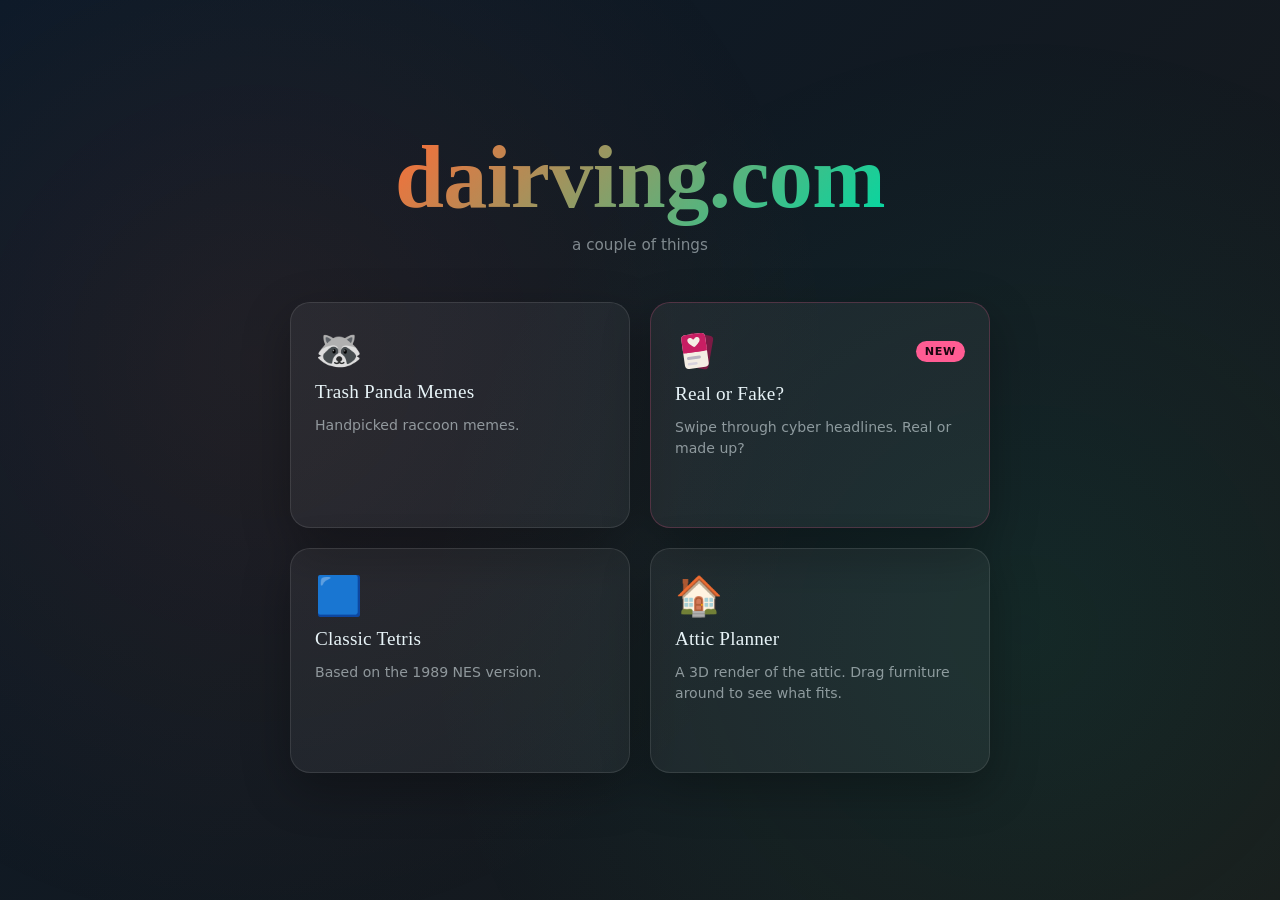
<file: index.html>
<!DOCTYPE html>
<html lang="en">
<head>
  <meta charset="UTF-8">
<meta http-equiv="Content-Security-Policy" content="default-src 'none'; style-src 'self' https://fonts.googleapis.com; font-src https://fonts.gstatic.com; img-src 'self' data:; base-uri 'none'; form-action 'none'">
<meta name="referrer" content="strict-origin-when-cross-origin">
  <meta name="viewport" content="width=device-width, initial-scale=1.0">
  <title>dairving.com</title>
  
  
  <link rel="preconnect" href="https://fonts.googleapis.com">
  <link href="https://fonts.googleapis.com/css2?family=Righteous&display=swap" rel="stylesheet">
<link rel="stylesheet" href="home.css">
</head>
<body>
  <div class="container">
    <header>
      <h1>dairving.com</h1>
      <p class="tagline">a couple of things</p>
    </header>

    <div class="cards">
      <a class="card card-raccoon" href="raccoon/">
        <div class="card-emoji">🦝</div>
        <div class="card-title">Trash Panda Memes</div>
        <div class="card-desc">Handpicked raccoon memes.</div>
        <div class="card-arrow">Open →</div>
      </a>

      <a class="card card-game" href="real-or-fake/">
        <div class="card-top">
          <svg class="card-icon" viewBox="0 0 46 40" aria-hidden="true">
            <rect x="12" y="3" width="24" height="34" rx="4" fill="#7A1A44" transform="rotate(10 24 20)"/>
            <g transform="rotate(-8 20 20)">
              <rect x="8" y="3" width="24" height="34" rx="4" fill="#F4EDE4"/>
              <rect x="8" y="3" width="24" height="18" rx="4" fill="#C81E63"/>
              <rect x="8" y="17" width="24" height="4" fill="#C81E63"/>
              <path d="M20 16s-5-3-6-6c-.6-2 .6-3.6 2.4-3.6 1.4 0 2.4.8 3 1.8h1.2c.6-1 1.6-1.8 3-1.8 1.8 0 3 1.6 2.4 3.6-1 3-6 6-6 6z" fill="#F4EDE4"/>
              <rect x="11" y="25" width="14" height="3" rx="1.5" fill="#B9B2C1"/>
              <rect x="11" y="31" width="10" height="2.5" rx="1.25" fill="#D8D2DE"/>
            </g>
          </svg>
          <span class="card-tag">New</span>
        </div>
        <div class="card-title">Real or Fake?</div>
        <div class="card-desc">Swipe through cyber headlines. Real or made up?</div>
        <div class="card-arrow">Play →</div>
      </a>

      <a class="card card-tetris" href="tetris/">
        <div class="card-emoji">🟦</div>
        <div class="card-title">Classic Tetris</div>
        <div class="card-desc">Based on the 1989 NES version.</div>
        <div class="card-arrow">Play →</div>
      </a>

      <a class="card card-attic" href="attic/">
        <div class="card-emoji">🏠</div>
        <div class="card-title">Attic Planner</div>
        <div class="card-desc">A 3D render of the attic. Drag furniture around to see what fits.</div>
        <div class="card-arrow">Open →</div>
      </a>
    </div>
  </div>
</body>
</html>
</file>
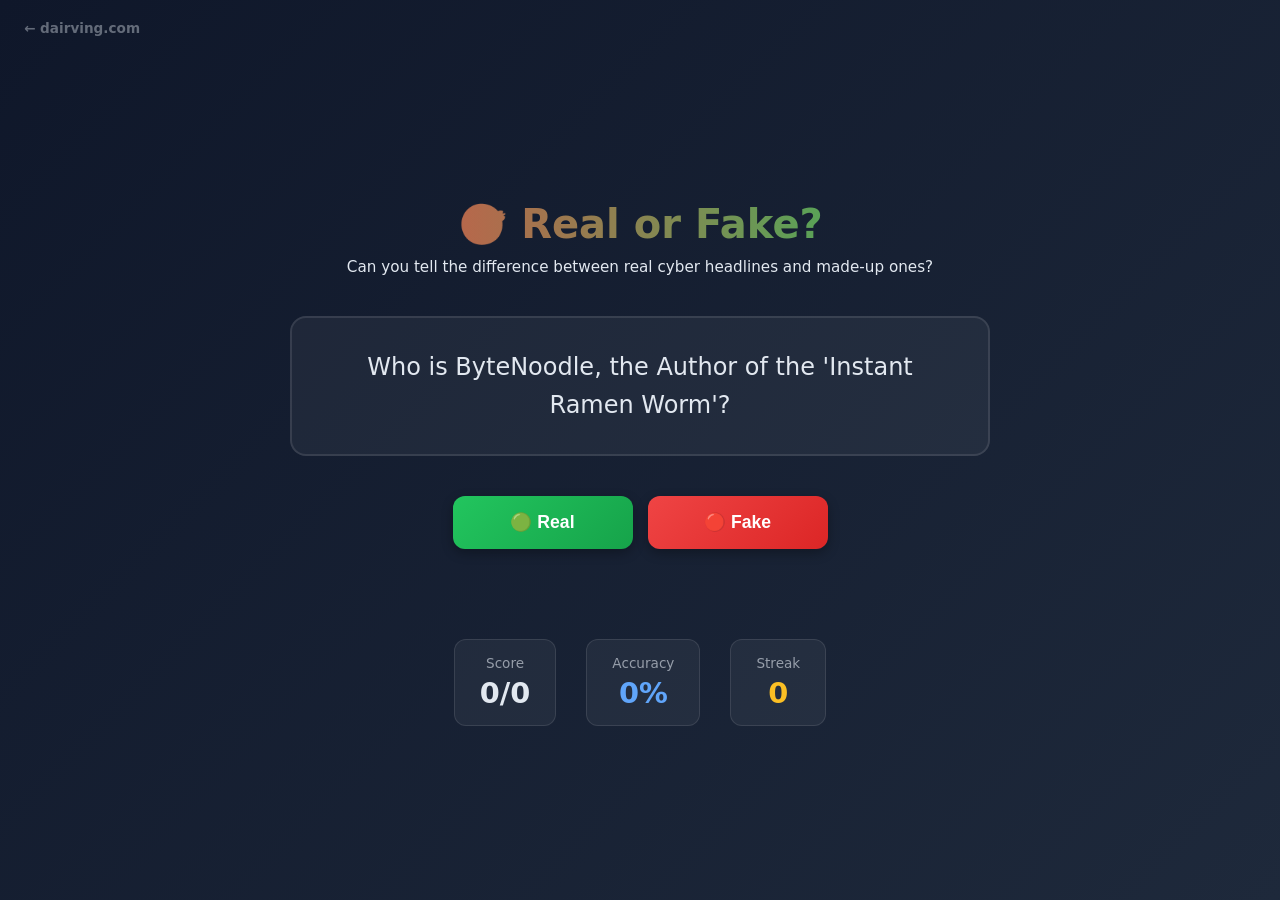
<file: game/index.html>
<!DOCTYPE html>
<html>
<head>
<meta charset="UTF-8">
<meta name="viewport" content="width=device-width, initial-scale=1.0">
<title>Real or Fake? Cyber Headlines</title>
<style>
* {
  box-sizing: border-box;
}

.back-link {
  position: fixed;
  top: 20px;
  left: 24px;
  font-size: 0.85rem;
  font-weight: 600;
  color: #e2e8f0;
  opacity: 0.4;
  text-decoration: none;
  transition: opacity 0.2s ease;
  z-index: 10;
}

.back-link:hover {
  opacity: 1;
}

body {
  background: linear-gradient(135deg, #0f172a 0%, #1e293b 100%);
  color: #e2e8f0;
  font-family: system-ui, -apple-system, sans-serif;
  display: flex;
  flex-direction: column;
  align-items: center;
  justify-content: center;
  min-height: 100vh;
  margin: 0;
  padding: 20px;
  text-align: center;
}

.container {
  max-width: 800px;
  width: 100%;
}

h1 {
  margin-bottom: 10px;
  font-weight: 700;
  font-size: 2.5rem;
  background: linear-gradient(to right, #ef4444, #22c55e);
  -webkit-background-clip: text;
  background-clip: text;
  -webkit-text-fill-color: transparent;
  animation: slideDown 0.6s ease-out;
}

.subtitle {
  opacity: 0.6;
  margin-bottom: 40px;
  font-size: 0.95rem;
  animation: slideDown 0.6s ease-out 0.1s both;
}

#headline {
  font-size: 1.5rem;
  max-width: 700px;
  margin: 0 auto 40px;
  padding: 30px;
  background: rgba(255, 255, 255, 0.05);
  border-radius: 16px;
  border: 2px solid rgba(255, 255, 255, 0.1);
  min-height: 120px;
  display: flex;
  align-items: center;
  justify-content: center;
  line-height: 1.6;
  transition: all 0.3s ease;
  animation: fadeIn 0.5s ease-out;
}

#headline.correct {
  border-color: rgba(34, 197, 94, 0.5);
  background: rgba(34, 197, 94, 0.1);
}

#headline.incorrect {
  border-color: rgba(239, 68, 68, 0.5);
  background: rgba(239, 68, 68, 0.1);
  animation: shake 0.5s ease;
}

.button-container {
  display: flex;
  gap: 15px;
  justify-content: center;
  margin-bottom: 30px;
  flex-wrap: wrap;
}

button {
  padding: 16px 32px;
  font-size: 1.1rem;
  border-radius: 12px;
  border: none;
  cursor: pointer;
  font-weight: 600;
  transition: all 0.2s ease;
  box-shadow: 0 4px 12px rgba(0, 0, 0, 0.3);
  min-width: 180px;
}

button:hover {
  transform: translateY(-2px);
  box-shadow: 0 6px 16px rgba(0, 0, 0, 0.4);
}

button:active {
  transform: translateY(0);
}

button:disabled {
  opacity: 0.5;
  cursor: not-allowed;
  transform: none;
}

.real {
  background: linear-gradient(135deg, #22c55e 0%, #16a34a 100%);
  color: white;
}

.meme {
  background: linear-gradient(135deg, #ef4444 0%, #dc2626 100%);
  color: white;
}

#result {
  margin-top: 20px;
  font-weight: 600;
  font-size: 1.3rem;
  min-height: 30px;
  animation: fadeIn 0.3s ease-out;
}

#result.correct {
  color: #22c55e;
}

#result.incorrect {
  color: #ef4444;
}

.stats-container {
  display: flex;
  gap: 30px;
  justify-content: center;
  margin-top: 30px;
  flex-wrap: wrap;
}

.stat {
  background: rgba(255, 255, 255, 0.05);
  padding: 15px 25px;
  border-radius: 12px;
  border: 1px solid rgba(255, 255, 255, 0.1);
}

.stat-label {
  opacity: 0.6;
  font-size: 0.85rem;
  margin-bottom: 5px;
}

.stat-value {
  font-size: 1.8rem;
  font-weight: 700;
}

.streak {
  color: #fbbf24;
}

.accuracy {
  color: #60a5fa;
}

@keyframes fadeIn {
  from {
    opacity: 0;
    transform: translateY(10px);
  }
  to {
    opacity: 1;
    transform: translateY(0);
  }
}

@keyframes slideDown {
  from {
    opacity: 0;
    transform: translateY(-20px);
  }
  to {
    opacity: 1;
    transform: translateY(0);
  }
}

@keyframes shake {
  0%, 100% { transform: translateX(0); }
  25% { transform: translateX(-10px); }
  75% { transform: translateX(10px); }
}

#end-screen {
  display: none;
  flex-direction: column;
  align-items: center;
  gap: 20px;
  animation: fadeIn 0.5s ease-out;
}

#end-screen h2 {
  font-size: 2rem;
  font-weight: 700;
  margin: 0;
}

#end-summary {
  font-size: 1.2rem;
  opacity: 0.8;
}

#end-grade {
  font-size: 4rem;
}

#restart-btn {
  margin-top: 10px;
  padding: 14px 36px;
  font-size: 1.1rem;
  font-weight: 600;
  border-radius: 12px;
  border: none;
  cursor: pointer;
  background: linear-gradient(135deg, #6366f1 0%, #4f46e5 100%);
  color: white;
  box-shadow: 0 4px 12px rgba(0,0,0,0.3);
  transition: all 0.2s ease;
}

#restart-btn:hover {
  transform: translateY(-2px);
  box-shadow: 0 6px 16px rgba(0,0,0,0.4);
}

@media (max-width: 600px) {
  h1 {
    font-size: 1.8rem;
  }
  
  #headline {
    font-size: 1.2rem;
    padding: 20px;
  }
  
  button {
    min-width: 140px;
    padding: 14px 24px;
  }
}
</style>
</head>
<body>
<a href="/" class="back-link">← dairving.com</a>
<div class="container">
  <h1>🎯 Real or Fake?</h1>
  <div class="subtitle">Can you tell the difference between real cyber headlines and made-up ones?</div>
  
  <div id="headline"></div>
  
  <div class="button-container">
    <button class="real" onclick="guess('real')">🟢 Real</button>
    <button class="meme" onclick="guess('meme')">🔴 Fake</button>
  </div>
  
  <div id="result"></div>
  
  <div class="stats-container">
    <div class="stat">
      <div class="stat-label">Score</div>
      <div class="stat-value" id="score">0/0</div>
    </div>
    <div class="stat">
      <div class="stat-label">Accuracy</div>
      <div class="stat-value accuracy" id="accuracy">0%</div>
    </div>
    <div class="stat">
      <div class="stat-label">Streak</div>
      <div class="stat-value streak" id="streak">0</div>
    </div>
  </div>

  <div id="end-screen">
    <div id="end-grade"></div>
    <h2 id="end-title"></h2>
    <div id="end-summary"></div>
    <button id="restart-btn" onclick="restart()">Play Again</button>
  </div>
</div>

<script>
const real = [
  "Please Don't Feed the Scattered Lapsus ShinyHunters",
  "Match, Hinge, OkCupid, and Panera Bread breached by ransomware group",
  "MI6 hits al-Qaida in 'Operation Cupcake'",
  "Criminals Hacked A Fish Tank To Steal Data From A Casino",
  "Who is Anna-Senpai, the Mirai Worm Author?",
  "Robot Vacuums Hacked to Shout Slurs at Their Owners",
  "KnowBe4 — a cybersecurity training company — accidentally hired a North Korean hacker as a Principal Software Engineer",
  "Hacker Jailbreaks John Deere Tractor Live on Stage at DEF CON, Then Runs Doom on It",
  "Stuxnet Made Iranian Nuclear Facility Printers Blast 'Thunderstruck' by AC/DC"
];

const meme = [
  "Hackers Use Alexa to Leak Classified Cookbook Recipes",
  "Who is ByteNoodle, the Author of the 'Instant Ramen Worm'?",
  "Ransomware Hits IKEA, Locks Smart Furniture With Emoji Passwords",
  "Hackers Exploit Espresso Machines to Mine Monero Cryptocurrency",
  "Tangerine Mongoose and Pickle Spider announced joint operation targeting Western financial institutions",
  "Ransomware Group Demands Bitcoin to Unlock Wi-Fi Enabled Fridges"
];

let currentAnswer = "";
let correct = 0;
let total = 0;
let currentStreak = 0;
let bestStreak = 0;
let buttonsDisabled = false;
let deck = [];

function shuffle(arr) {
  const a = arr.slice();
  for (let i = a.length - 1; i > 0; i--) {
    const j = Math.floor(Math.random() * (i + 1));
    [a[i], a[j]] = [a[j], a[i]];
  }
  return a;
}

function buildDeck() {
  const realCards = real.map(h => ({ headline: h, answer: "real" }));
  const memeCards = meme.map(h => ({ headline: h, answer: "meme" }));
  deck = shuffle([...realCards, ...memeCards]);
}

function newRound() {
  if (deck.length === 0) {
    showEndScreen();
    return;
  }
  const card = deck.pop();
  currentAnswer = card.answer;

  const headlineEl = document.getElementById("headline");
  headlineEl.classList.remove("correct", "incorrect");
  headlineEl.style.animation = "none";
  setTimeout(() => {
    headlineEl.style.animation = "";
    headlineEl.innerText = card.headline;
  }, 10);

  document.getElementById("result").innerText = "";
  document.getElementById("result").className = "";
  buttonsDisabled = false;
  updateButtons();
}

function showEndScreen() {
  const totalCards = real.length + meme.length;
  const accuracy = Math.round((correct / totalCards) * 100);

  let grade, title;
  if (accuracy === 100) { grade = "🏆"; title = "Perfect Score!"; }
  else if (accuracy >= 80) { grade = "🔥"; title = "Security Analyst Material"; }
  else if (accuracy >= 60) { grade = "👍"; title = "Not Bad"; }
  else if (accuracy >= 40) { grade = "😬"; title = "The Hackers Are Winning"; }
  else { grade = "💀"; title = "You've Been Pwned"; }

  document.getElementById("end-grade").innerText = grade;
  document.getElementById("end-title").innerText = title;
  document.getElementById("end-summary").innerText = `You got ${correct} out of ${totalCards} — ${accuracy}% accuracy`;

  document.getElementById("headline").style.display = "none";
  document.querySelector(".button-container").style.display = "none";
  document.getElementById("result").style.display = "none";
  document.getElementById("end-screen").style.display = "flex";
}

function restart() {
  correct = 0;
  total = 0;
  currentStreak = 0;
  bestStreak = 0;
  buttonsDisabled = false;

  document.getElementById("headline").style.display = "flex";
  document.querySelector(".button-container").style.display = "flex";
  document.getElementById("result").style.display = "block";
  document.getElementById("end-screen").style.display = "none";

  updateStats();
  buildDeck();
  newRound();
}

buildDeck();

function updateButtons() {
  const buttons = document.querySelectorAll("button");
  buttons.forEach(btn => btn.disabled = buttonsDisabled);
}

function updateStats() {
  const accuracy = total > 0 ? Math.round((correct / total) * 100) : 0;
  document.getElementById("score").innerText = `${correct}/${total}`;
  document.getElementById("accuracy").innerText = `${accuracy}%`;
  document.getElementById("streak").innerText = currentStreak;
}

function guess(choice) {
  if (buttonsDisabled) return;
  
  buttonsDisabled = true;
  updateButtons();
  total++;
  
  const resultEl = document.getElementById("result");
  const headlineEl = document.getElementById("headline");
  
  if (choice === currentAnswer) {
    correct++;
    currentStreak++;
    if (currentStreak > bestStreak) bestStreak = currentStreak;
    
    resultEl.innerText = `✓ Correct! ${currentStreak > 2 ? `${currentStreak} in a row!` : ''}`;
    resultEl.className = "correct";
    headlineEl.classList.add("correct");
  } else {
    currentStreak = 0;
    const wasReal = currentAnswer === "real";
    resultEl.innerText = `✗ Wrong! That was ${wasReal ? 'a real headline' : 'made up'}`;
    resultEl.className = "incorrect";
    headlineEl.classList.add("incorrect");
  }
  
  updateStats();
  setTimeout(newRound, 1800);
}

newRound();
</script>
</body>
</html>
</file>
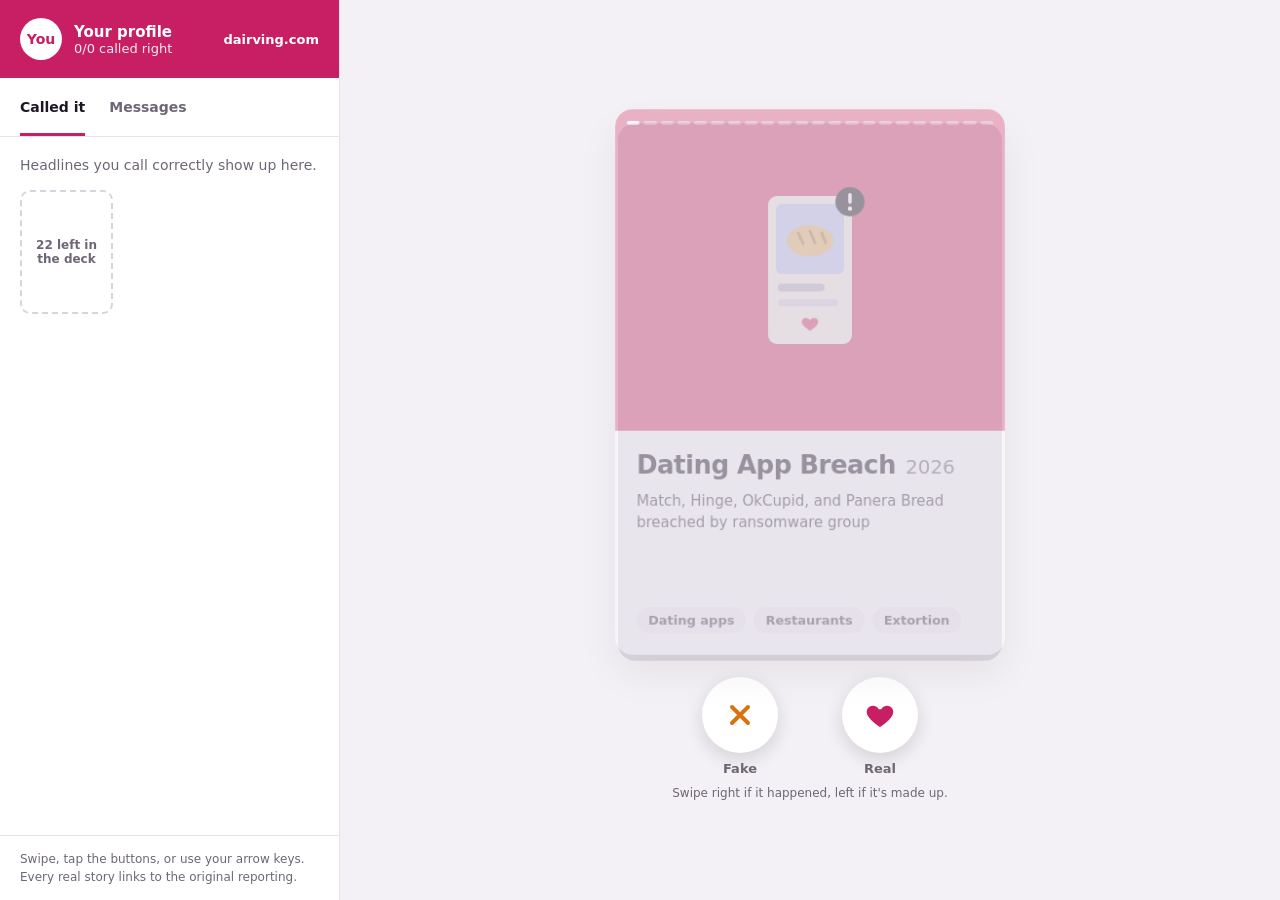
<file: meme-or-threat/index.html>
<!doctype html>
<html lang="en">
<head>
<meta charset="utf-8">
<meta name="viewport" content="width=device-width, initial-scale=1">
<title>Real or Fake? has moved | dairving.com</title>
<meta http-equiv="Content-Security-Policy" content="default-src 'none'; base-uri 'none'; form-action 'none'">
<meta http-equiv="refresh" content="0; url=../real-or-fake/">
<link rel="canonical" href="https://www.dairving.com/real-or-fake/">
<meta name="robots" content="noindex">
</head>
<body>
<p>Real or Fake? has moved. <a href="../real-or-fake/">Play it here</a>.</p>
</body>
</html>
</file>
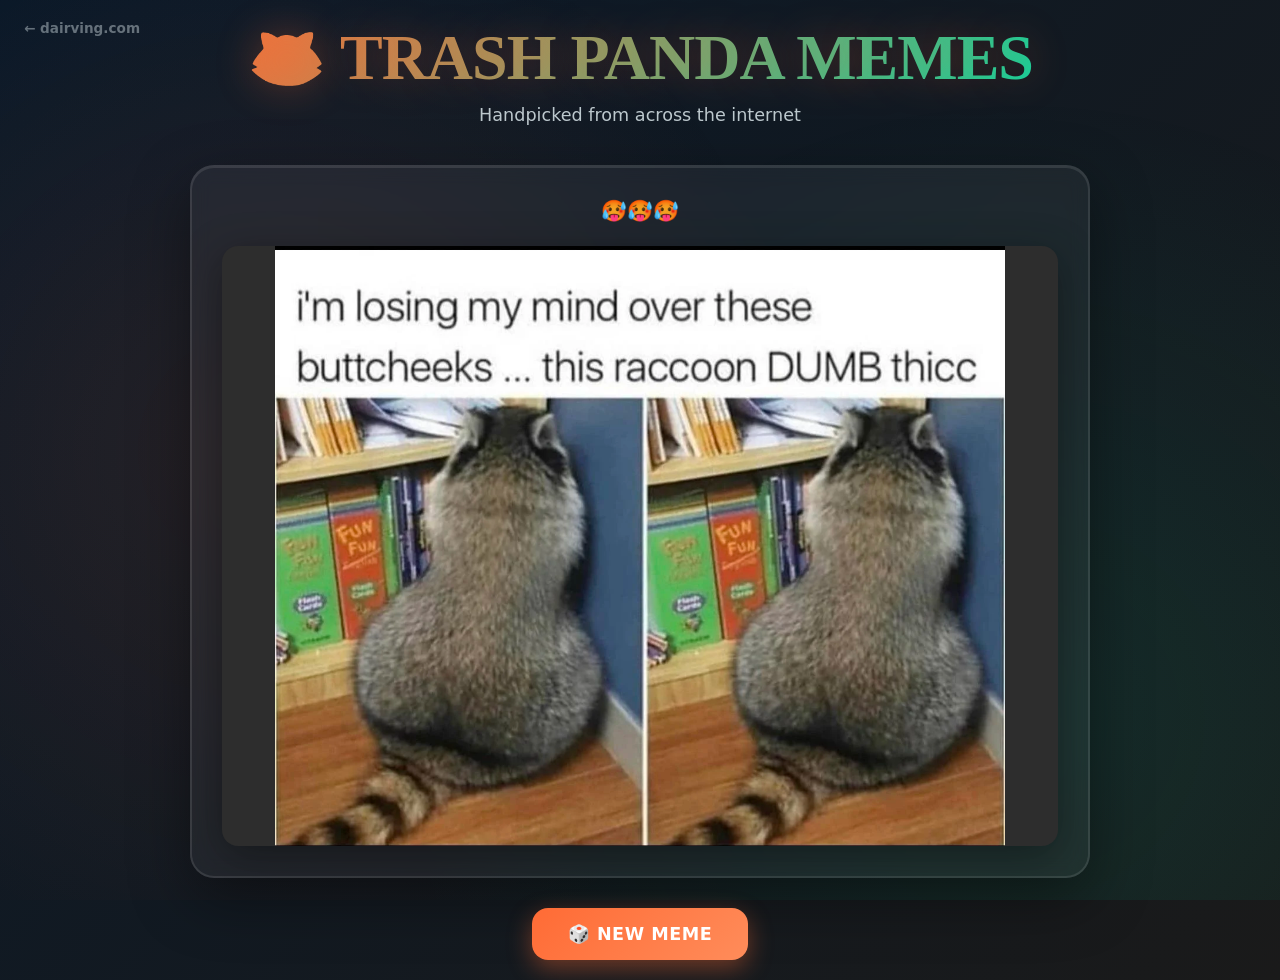
<file: raccoon/index.html>
<!DOCTYPE html>
<html lang="en">
<head>
    <meta charset="UTF-8">
<meta http-equiv="Content-Security-Policy" content="default-src 'none'; script-src 'self'; style-src 'self' https://fonts.googleapis.com; font-src https://fonts.gstatic.com; img-src 'self' data:; connect-src 'self'; base-uri 'none'; form-action 'none'">
<meta name="referrer" content="strict-origin-when-cross-origin">
    <meta name="viewport" content="width=device-width, initial-scale=1.0">
    <title>Random Raccoon Memes | dairving.com</title>
    
    
    <link rel="preconnect" href="https://fonts.googleapis.com">
    <link href="https://fonts.googleapis.com/css2?family=Righteous&display=swap" rel="stylesheet">
<link rel="stylesheet" href="raccoon.css">
</head>
<body>
    <a href="/" class="back-link">← dairving.com</a>

    <div class="container">
        <header>
            <h1><span id="secretRaccoon" title="🤫">🦝</span> TRASH PANDA MEMES</h1>
            <p class="subtitle">Handpicked from across the internet</p>
        </header>

        <div class="meme-container" id="memeContainer">
            <div class="loading">Loading raccoon wisdom</div>
        </div>

        <div class="button-group">
            <button class="btn-primary" id="newMemeBtn">
                🎲 New Meme
            </button>
        </div>
    </div>

    <script src="raccoon.js" defer></script>
</body>
</html>
</file>
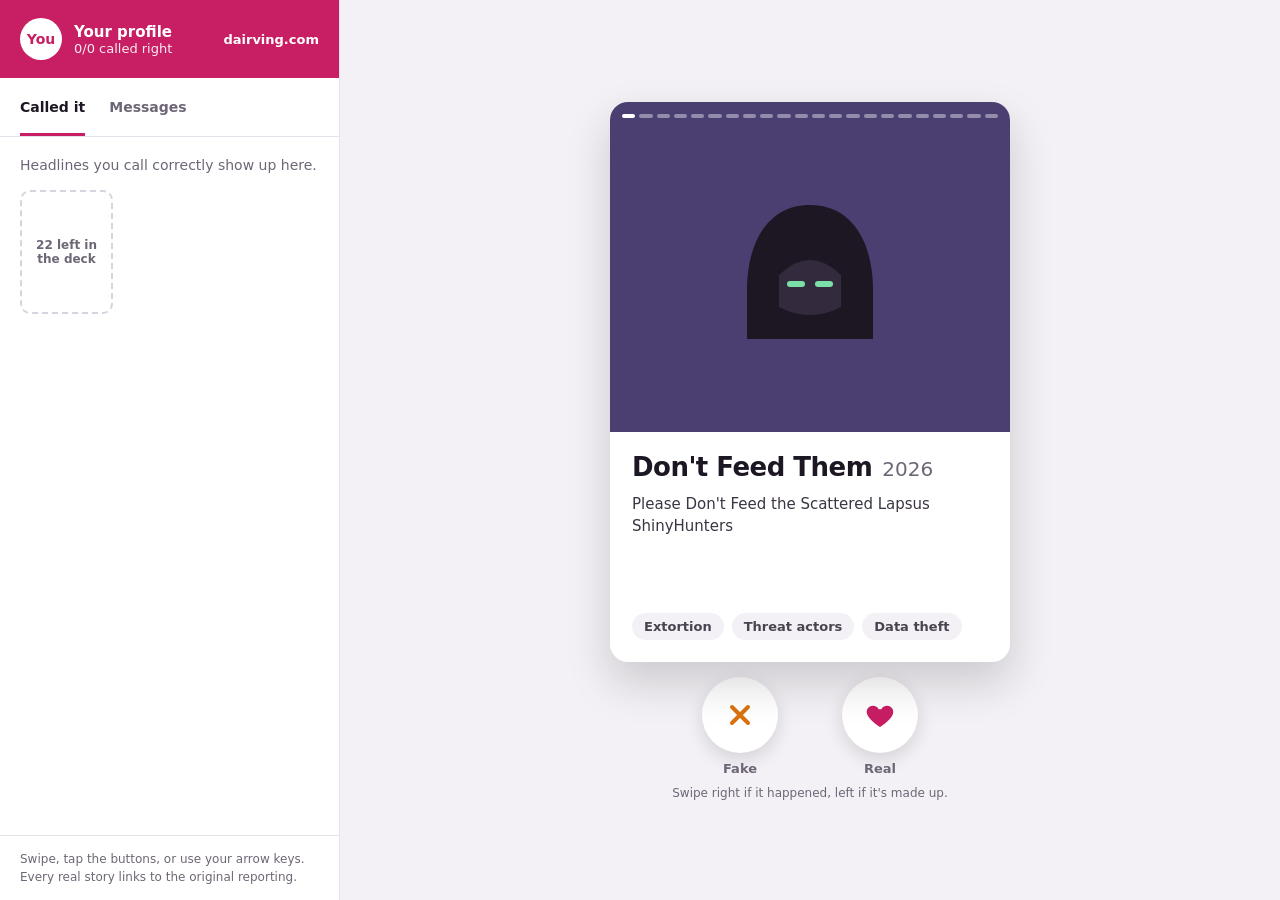
<file: real-or-fake/index.html>
<!doctype html>
<html lang="en">
<head>
<meta charset="utf-8">
<meta name="viewport" content="width=device-width, initial-scale=1">
<title>Real or Fake? | dairving.com</title>
<meta name="description" content="Swipe through cyber headlines. Some really happened, some were made up. Can you tell which?">
<meta property="og:title" content="Real or Fake? Cyber headlines">
<meta property="og:description" content="Swipe right if it happened, left if it's made up. Every real story links to the original reporting.">
<meta property="og:type" content="website">
<meta property="og:url" content="https://www.dairving.com/real-or-fake/">
<meta name="theme-color" content="#C81E63">
<meta http-equiv="Content-Security-Policy" content="default-src 'none'; script-src 'self'; style-src 'self' https://fonts.googleapis.com; font-src https://fonts.gstatic.com; img-src 'self' data:; connect-src 'none'; base-uri 'none'; form-action 'none'">
<meta name="referrer" content="strict-origin-when-cross-origin">
<link rel="icon" href="favicon.svg" type="image/svg+xml">
<meta property="og:image" content="https://www.dairving.com/real-or-fake/og-image.png">
<meta property="og:image:width" content="1200">
<meta property="og:image:height" content="630">
<meta name="twitter:card" content="summary_large_image">
<link rel="canonical" href="https://www.dairving.com/real-or-fake/">

<link rel="preconnect" href="https://fonts.googleapis.com">
<link rel="preconnect" href="https://fonts.gstatic.com" crossorigin>
<link href="https://fonts.googleapis.com/css2?family=Plus+Jakarta+Sans:wght@500;600;700;800&display=swap" rel="stylesheet">
<link rel="stylesheet" href="style.css">
</head>
<body>
<div class="mobile-bar">
  <a href="https://www.dairving.com/">dairving.com</a>
  <div class="mobile-stats"><span id="mScore">0/0 right</span><span id="mStreak">0 streak</span></div>
</div>

<div class="app">
  <aside class="sidebar" aria-label="Your progress">
    <div class="profile">
      <div class="profile-left">
        <span class="avatar" aria-hidden="true">You</span>
        <div>
          <div class="profile-name">Your profile</div>
          <div class="profile-sub" id="sScore">0/0 called right</div>
        </div>
      </div>
      <a href="https://www.dairving.com/">dairving.com</a>
    </div>
    <div class="tabs" role="tablist">
      <button class="tab" role="tab" id="tabCalled" aria-selected="true" aria-controls="panelCalled">Called it</button>
      <button class="tab" role="tab" id="tabMsgs" aria-selected="false" aria-controls="panelMsgs">Messages</button>
    </div>
    <div class="panel" id="panelCalled" role="tabpanel" aria-labelledby="tabCalled"></div>
    <div class="panel" id="panelMsgs" role="tabpanel" aria-labelledby="tabMsgs" hidden></div>
    <div class="side-foot">Swipe, tap the buttons, or use your arrow keys. Every real story links to the original reporting.</div>
  </aside>

  <main class="stage">
    <h1 class="sr-only">Real or Fake? Cyber headlines</h1>

    <div id="game" class="game">
      <div class="deck">
        <div class="deck-back" aria-hidden="true"></div>
        <article class="card" id="card" aria-roledescription="headline card">
          <div class="card-art" id="cardArt">
            <div class="bars" id="bars" aria-hidden="true"></div>
            <span class="stamp real" id="stampReal" aria-hidden="true">REAL</span>
            <span class="stamp fake" id="stampFake" aria-hidden="true">FAKE</span>
          </div>
          <div class="card-body">
            <div class="card-title"><h2 class="card-name" id="cardName"></h2><span class="card-age" id="cardAge"></span></div>
            <p class="card-headline" id="cardHeadline"></p>
            <div class="chips" id="cardChips"></div>
          </div>
          <div class="reveal" id="banner" role="status" aria-live="polite" hidden>
            <span class="reveal-pill" id="bannerTitle"></span>
            <p class="reveal-text" id="bannerText"></p>
          </div>
        </article>
      </div>

      <div class="actions">
        <div class="controls-wrap" id="controlsWrap">
          <div class="controls" id="controls">
            <div class="control">
              <button class="round-btn fake" id="btnFake" aria-label="Fake (swipe left)">
                <svg width="32" height="32" viewBox="0 0 24 24" fill="none" stroke="currentColor" stroke-width="3" stroke-linecap="round" aria-hidden="true"><path d="M18 6L6 18M6 6l12 12"/></svg>
              </button>
              <span class="control-label">Fake</span>
            </div>
            <div class="control">
              <button class="round-btn real" id="btnReal" aria-label="Real (swipe right)">
                <svg width="32" height="32" viewBox="0 0 24 24" fill="currentColor" aria-hidden="true"><path d="M12 21s-7.5-4.6-9.5-9.2C1 8.3 3.3 5 6.7 5c2 0 3.6 1.1 4.3 2.6h2C13.7 6.1 15.3 5 17.3 5 20.7 5 23 8.3 21.5 11.8 19.5 16.4 12 21 12 21z"/></svg>
              </button>
              <span class="control-label">Real</span>
            </div>
          </div>
          <p class="hint" id="hint">Swipe right if it happened, left if it's made up.</p>
        </div>
        <div class="after" id="after" hidden>
          <a class="pill ghost" id="btnSource" href="#" target="_blank" rel="noopener noreferrer">Read the story</a>
          <button class="pill primary" id="btnNext">Keep swiping</button>
        </div>
      </div>
    </div>

    <section class="results" id="results" hidden aria-labelledby="resultsTitle">
      <div class="score-card">
        <h2 class="sr-only" id="resultsTitle">Your results</h2>
        <div class="score-big"><span id="rScore">0</span><span> / <span id="rTotal">8</span></span></div>
        <div class="score-line" id="rLine"></div>
        <div class="split">
          <div>
            <div class="split-label"><span>SPOTTED REAL</span><span id="rReal"></span></div>
            <div class="split-track"><div class="split-fill" id="rRealFill"></div></div>
          </div>
          <div>
            <div class="split-label"><span>SPOTTED FAKE</span><span id="rFake"></span></div>
            <div class="split-track"><div class="split-fill" id="rFakeFill"></div></div>
          </div>
        </div>
        <div class="result-actions">
          <button class="pill primary" id="btnAgain">Play again</button>
          <button class="pill ghost" id="btnShare">Share score</button>
        </div>
        <div class="best" id="rBest"></div>
      </div>
      <div class="review">
        <h2>Your swipes</h2>
        <ol id="reviewList"></ol>
      </div>
    </section>
  </main>
</div>

<div class="toast" id="toast" role="status" hidden></div>

<script src="game.js" defer></script>
</body>
</html>
</file>
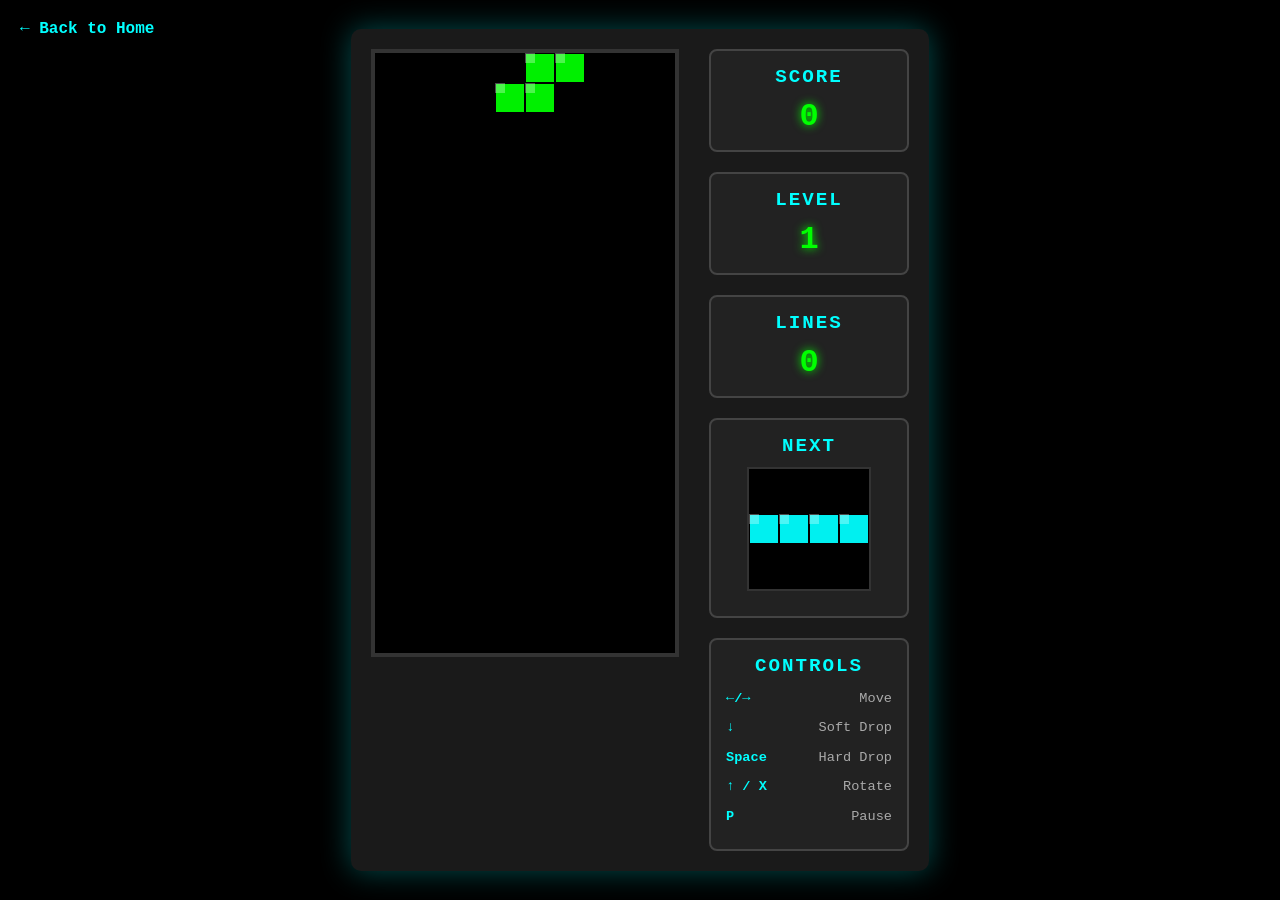
<file: tetris/index.html>
<!DOCTYPE html>
<html lang="en">
<head>
    <meta charset="UTF-8">
<meta http-equiv="Content-Security-Policy" content="default-src 'none'; script-src 'self'; style-src 'self'; img-src 'self' data:; media-src 'self'; base-uri 'none'; form-action 'none'">
<meta name="referrer" content="strict-origin-when-cross-origin">
    <meta name="viewport" content="width=device-width, initial-scale=1.0">
    <title>Classic Tetris</title>
<link rel="stylesheet" href="tetris.css">
</head>
<body>
    <audio id="tetrisMusic" loop>
  <source src="music/Music - 1.mp3" type="audio/mpeg">
</audio>
    <a href="/" class="back-link">← Back to Home</a>
    
    <div class="game-container">
        <div class="board-wrap">
            <canvas id="gameCanvas" class="game-board" width="300" height="600"></canvas>
            <div class="paused-overlay" id="pausedOverlay">PAUSED</div>
        </div>
        
        <div class="side-panel">
            <div class="panel-section">
                <h2>Score</h2>
                <div class="score-display" id="score">0</div>
            </div>
            
            <div class="panel-section">
                <h2>Level</h2>
                <div class="level-display" id="level">1</div>
            </div>
            
            <div class="panel-section">
                <h2>Lines</h2>
                <div class="lines-display" id="lines">0</div>
            </div>
            
            <div class="panel-section">
                <h2>Next</h2>
                <canvas id="nextPieceCanvas" width="120" height="120"></canvas>
            </div>
            
            <div class="panel-section">
                <h2>Controls</h2>
                <div class="controls">
                    <div><span>←/→</span><span>Move</span></div>
                    <div><span>↓</span><span>Soft Drop</span></div>
                    <div><span>Space</span><span>Hard Drop</span></div>
                    <div><span>↑ / X</span><span>Rotate</span></div>
                    <div><span>P</span><span>Pause</span></div>
                </div>
            </div>
        </div>
    </div>

    <div class="mobile-controls">
        <div class="control-row">
            <button class="mobile-btn" id="rotateBtn">↻</button>
        </div>
        <div class="control-row">
            <button class="mobile-btn" id="leftBtn">←</button>
            <button class="mobile-btn" id="downBtn">↓</button>
            <button class="mobile-btn" id="rightBtn">→</button>
        </div>
        <div class="control-row">
            <button class="mobile-btn wide" id="dropBtn">DROP</button>
        </div>
    </div>

    <div class="game-over-overlay" id="gameOverOverlay">
        <div class="game-over-content">
            <h1>GAME OVER</h1>
            <p>Final Score: <span id="finalScore">0</span></p>
            <p>Lines: <span id="finalLines">0</span></p>
            <p>Level: <span id="finalLevel">1</span></p>
            <button id="playAgainBtn">Play Again</button>
        </div>
    </div>

    <script src="tetris.js"></script>
    
</body>
</html>
</file>
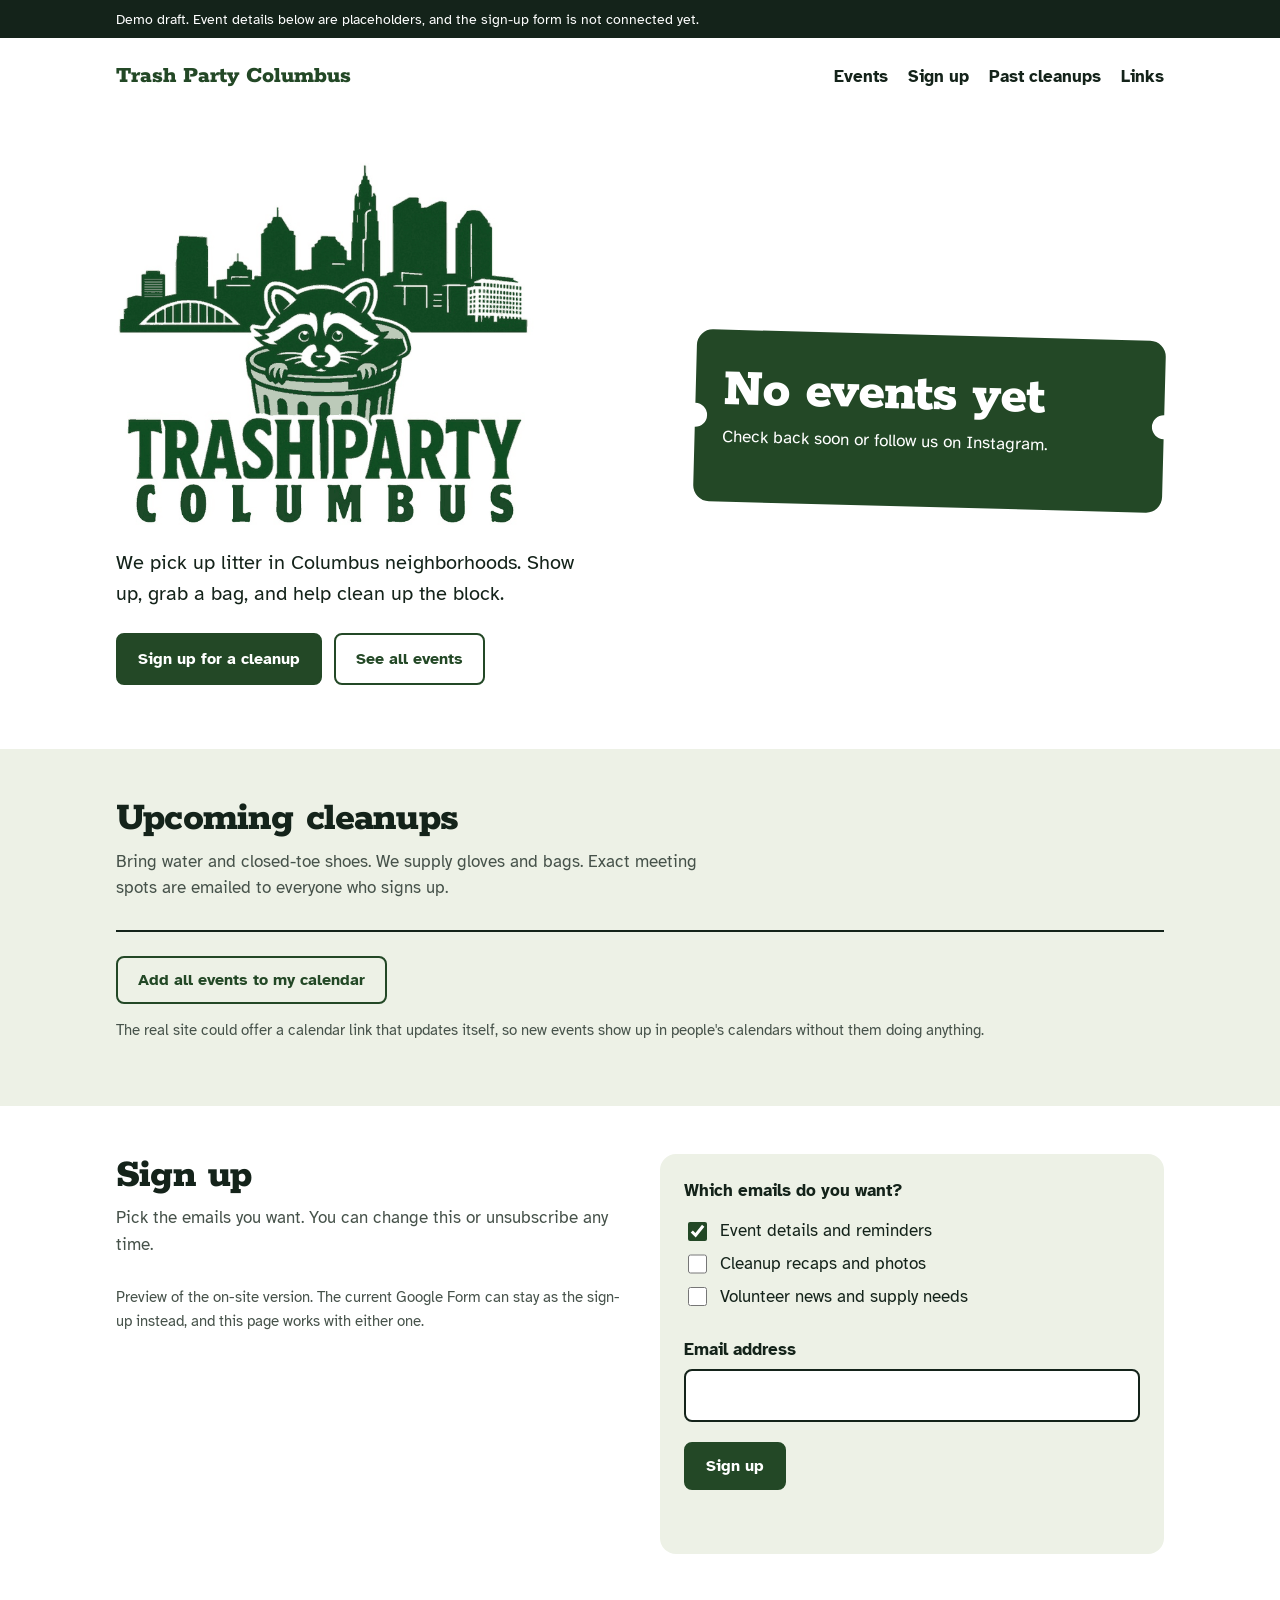
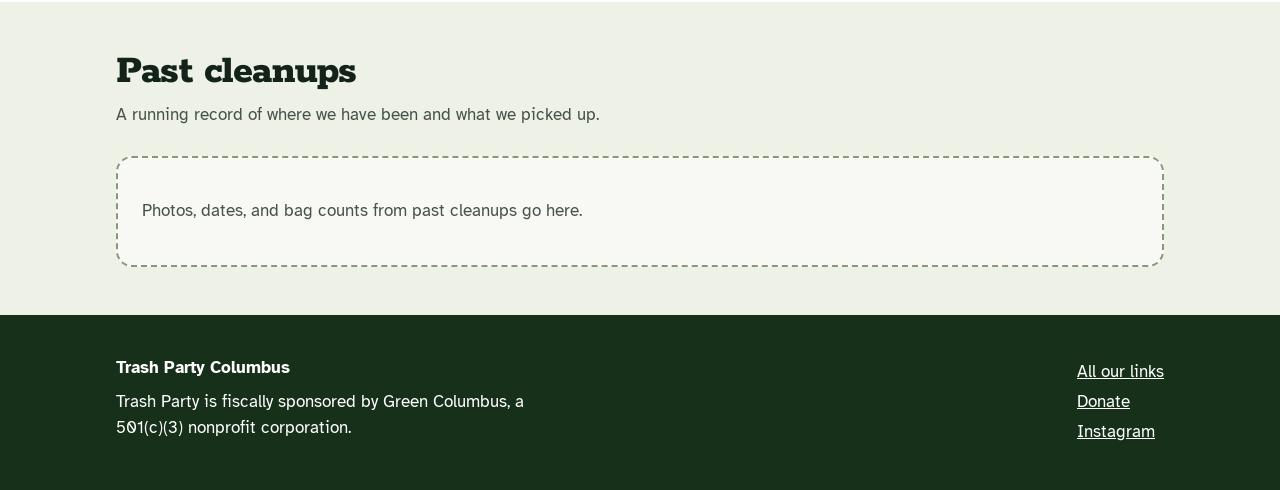
<file: trashparty/index.html>
<!DOCTYPE html>
<html lang="en">
<head>
<meta charset="utf-8">
<meta name="viewport" content="width=device-width, initial-scale=1">
<meta name="robots" content="noindex">
<title>Trash Party Columbus (demo)</title>
<meta name="description" content="Trash Party picks up litter around Columbus. Find the next cleanup and sign up.">
<link rel="icon" type="image/png" href="[data-uri]">
<link rel="preconnect" href="https://fonts.googleapis.com">
<link rel="preconnect" href="https://fonts.gstatic.com" crossorigin>
<link href="https://fonts.googleapis.com/css2?family=Atkinson+Hyperlegible:wght@400;700&family=Rokkitt:wght@700;800&display=swap" rel="stylesheet">
<style>
  :root {
    --pavement: #ffffff;
    --sage: #edf1e6;
    --sage-line: #b5c0a6;
    --paper: #ffffff;
    --cobalt: #234826;
    --cobalt-dark: #17301a;
    --orange: #f2c230;
    --ink: #14231a;
    --muted: #46524a;
    --display: "Rokkitt", "Rockwell", "Roboto Slab", Georgia, serif;
    --body: "Atkinson Hyperlegible", system-ui, -apple-system, "Segoe UI", sans-serif;
  }
  * { box-sizing: border-box; }
  html { scroll-behavior: smooth; }
  body {
    margin: 0;
    background: var(--pavement);
    color: var(--ink);
    font-family: var(--body);
    font-size: 1.0625rem;
    line-height: 1.55;
  }
  a { color: var(--cobalt); }
  a:hover { color: var(--cobalt-dark); }
  :focus-visible { outline: 3px solid var(--cobalt); outline-offset: 3px; }
  .ticket :focus-visible, footer :focus-visible { outline-color: var(--orange); }
  .wrap { max-width: 68rem; margin: 0 auto; padding: 0 1.25rem; }

  .demo-note {
    background: var(--ink);
    color: #fff;
    font-size: 0.9rem;
    padding: 0.5rem 0;
  }
  .demo-note a { color: #fff; }

  header.site {
    display: flex;
    flex-wrap: wrap;
    align-items: center;
    justify-content: space-between;
    gap: 0.75rem 1.5rem;
    padding: 1.25rem 0;
  }
  header.site .name { font-family: var(--display); font-weight: 800; font-size: 1.5rem; color: var(--cobalt); text-decoration: none; }
  nav { display: flex; flex-wrap: wrap; gap: 0.25rem 1.25rem; }
  nav a { font-weight: 700; text-decoration: none; color: var(--ink); }
  nav a:hover { color: var(--cobalt); text-decoration: underline; }

  .hero {
    display: grid;
    grid-template-columns: 1.15fr 1fr;
    gap: 2.5rem;
    align-items: center;
    padding: 2.5rem 0 4rem;
  }
  h1 { margin: 0 0 1rem; line-height: 0; }
  h1 img { display: block; width: min(100%, 27rem); height: auto; margin-left: -0.5rem; }
  .lede { font-size: 1.25rem; max-width: 30rem; margin: 0 0 1.5rem; }

  .btn {
    display: inline-block;
    font-family: var(--body);
    font-weight: 700;
    font-size: 1rem;
    padding: 0.75rem 1.25rem;
    border-radius: 0.5rem;
    border: 2px solid var(--cobalt);
    background: var(--cobalt);
    color: #fff;
    text-decoration: none;
    cursor: pointer;
  }
  .btn:hover { background: var(--cobalt-dark); border-color: var(--cobalt-dark); color: #fff; }
  .btn.ghost { background: transparent; color: var(--cobalt); }
  .btn.ghost:hover { background: var(--cobalt); color: #fff; }
  .btn-row { display: flex; flex-wrap: wrap; gap: 0.75rem; }

  /* the next-event ticket is the one loud thing on the page */
  .ticket {
    position: relative;
    background: var(--cobalt);
    color: #fff;
    border-radius: 1rem;
    padding: 2rem 1.75rem 1.75rem;
    transform: rotate(1.5deg);
  }
  .ticket::before, .ticket::after {
    content: "";
    position: absolute;
    top: 50%;
    width: 1.5rem;
    height: 1.5rem;
    margin-top: -0.75rem;
    background: var(--pavement);
    border-radius: 50%;
  }
  .ticket::before { left: -0.75rem; }
  .ticket::after { right: -0.75rem; }
  .ticket .when { font-family: var(--display); font-weight: 800; font-size: clamp(2.25rem, 6vw, 3.5rem); line-height: 1; letter-spacing: -0.02em; margin: 0 0 0.35rem; }
  .ticket .time { font-weight: 700; margin: 0 0 1.25rem; }
  .ticket .what { font-weight: 700; margin: 0 0 0.15rem; font-size: 1.2rem; }
  .ticket .where { margin: 0 0 1.5rem; }
  .ticket .btn { background: var(--orange); border-color: var(--orange); color: var(--ink); }
  .ticket .btn:hover { background: #ffd253; border-color: #ffd253; color: var(--ink); }
  .ticket .btn.ghost { background: transparent; color: #fff; border-color: #fff; }
  .ticket .btn.ghost:hover { background: #fff; color: var(--cobalt); }

  section { padding: 3rem 0; }
  section.light { background: var(--sage); }
  h2 { font-family: var(--display); font-weight: 800; font-size: clamp(1.9rem, 4vw, 2.6rem); line-height: 1.05; letter-spacing: -0.02em; margin: 0 0 0.5rem; }
  .sub { color: var(--muted); max-width: 38rem; margin: 0 0 1.75rem; }

  .events { list-style: none; margin: 0; padding: 0; border-top: 2px solid var(--ink); }
  .events li {
    display: grid;
    grid-template-columns: 9rem 1fr auto;
    gap: 0.5rem 1.5rem;
    align-items: center;
    padding: 1.1rem 0;
    border-bottom: 1px solid var(--sage-line);
  }
  .events .d { font-family: var(--display); font-weight: 800; font-size: 1.35rem; line-height: 1.1; }
  .events .d small { display: block; font-family: var(--body); font-weight: 400; font-size: 0.95rem; color: var(--muted); }
  .events .t { font-weight: 700; }
  .events .t span { display: block; font-weight: 400; color: var(--muted); }
  .events .links { display: flex; gap: 1rem; flex-wrap: wrap; }
  .events .links a, .events .links button {
    font: inherit; font-weight: 700; color: var(--cobalt);
    background: none; border: 0; padding: 0; cursor: pointer; text-decoration: underline;
  }
  .cal-all { margin-top: 1.5rem; }

  .signup { display: grid; grid-template-columns: 1fr 1fr; gap: 2.5rem; align-items: start; }
  form { background: var(--sage); border-radius: 1rem; padding: 1.5rem; }
  fieldset { border: 0; padding: 0; margin: 0 0 1.25rem; }
  legend { font-weight: 700; padding: 0; margin-bottom: 0.5rem; }
  .check { display: flex; gap: 0.6rem; align-items: flex-start; margin: 0.4rem 0; }
  .check input { width: 1.2rem; height: 1.2rem; margin-top: 0.2rem; accent-color: var(--cobalt); }
  label.field { display: block; font-weight: 700; margin-bottom: 0.4rem; }
  input[type=email] {
    width: 100%; font: inherit; padding: 0.7rem 0.8rem; border: 2px solid var(--ink);
    border-radius: 0.5rem; background: #fff; margin-bottom: 1.25rem;
  }
  .status { margin: 1rem 0 0; font-weight: 700; min-height: 1.5rem; }
  .fine { font-size: 0.95rem; color: var(--muted); }

  .placeholder {
    border: 2px dashed #8a9879;
    background: rgba(255,255,255,0.6);
    border-radius: 1rem;
    padding: 2.5rem 1.5rem;
    color: var(--muted);
  }

  footer { background: var(--cobalt-dark); color: #fff; padding: 2.5rem 0; }
  footer a { color: #fff; }
  footer .cols { display: flex; flex-wrap: wrap; justify-content: space-between; gap: 1.5rem; }
  footer ul { list-style: none; margin: 0; padding: 0; }
  footer li { margin: 0.25rem 0; }
  footer p { margin: 0 0 0.5rem; max-width: 28rem; }

  @media (max-width: 52rem) {
    .hero { grid-template-columns: 1fr; padding-bottom: 3rem; }
    .ticket { transform: none; }
    .signup { grid-template-columns: 1fr; }
    .events li { grid-template-columns: 1fr; }
  }

  /* ticket reacts to hover and keyboard focus inside it */
  .ticket { transition: transform 0.25s ease, box-shadow 0.25s ease; }
  @media (hover: hover) {
    .ticket:hover, .ticket:focus-within {
      transform: rotate(0deg) translateY(-6px) scale(1.02);
      box-shadow: 0 18px 30px rgba(20, 35, 26, 0.28);
    }
    .ticket .when { transition: letter-spacing 0.25s ease; }
    .ticket:hover .when { letter-spacing: 0; }
  }
  @media (prefers-reduced-motion: reduce) {
    .ticket, .ticket .when { transition: none; }
    .ticket:hover, .ticket:focus-within { transform: none; }
  }
</style>
</head>
<body>

<div class="demo-note">
  <div class="wrap">Demo draft. Event details below are placeholders, and the sign-up form is not connected yet.</div>
</div>

<div class="wrap">
  <header class="site">
    <a class="name" href="#top">Trash Party Columbus</a>
    <nav aria-label="Main">
      <a href="#events">Events</a>
      <a href="#signup">Sign up</a>
      <a href="#past">Past cleanups</a>
      <a href="#links">Links</a>
    </nav>
  </header>

  <main id="top">
    <div class="hero">
      <div>
        <h1><img src="[data-uri]" width="699" height="607" alt="Trash Party Columbus"></h1>
        <p class="lede">We pick up litter in Columbus neighborhoods. Show up, grab a bag, and help clean up the block.</p>
        <div class="btn-row">
          <a class="btn" href="#signup">Sign up for a cleanup</a>
          <a class="btn ghost" href="#events">See all events</a>
        </div>
      </div>

      <div class="ticket" id="next-event" aria-live="polite">
        <p class="when">Loading next event</p>
      </div>
    </div>
  </main>
</div>

<section class="light" id="events">
  <div class="wrap">
    <h2>Upcoming cleanups</h2>
    <p class="sub">Bring water and closed-toe shoes. We supply gloves and bags. Exact meeting spots are emailed to everyone who signs up.</p>
    <ul class="events" id="event-list"></ul>
    <div class="cal-all btn-row">
      <button class="btn ghost" type="button" id="cal-all">Add all events to my calendar</button>
    </div>
    <p class="fine">The real site could offer a calendar link that updates itself, so new events show up in people's calendars without them doing anything.</p>
  </div>
</section>

<section id="signup">
  <div class="wrap signup">
    <div>
      <h2>Sign up</h2>
      <p class="sub">Pick the emails you want. You can change this or unsubscribe any time.</p>
      <p class="fine">Preview of the on-site version. The current Google Form can stay as the sign-up instead, and this page works with either one.</p>
    </div>
    <form id="signup-form" novalidate>
      <fieldset>
        <legend>Which emails do you want?</legend>
        <label class="check"><input type="checkbox" name="pref" value="reminders" checked> Event details and reminders</label>
        <label class="check"><input type="checkbox" name="pref" value="recaps"> Cleanup recaps and photos</label>
        <label class="check"><input type="checkbox" name="pref" value="news"> Volunteer news and supply needs</label>
      </fieldset>
      <label class="field" for="email">Email address</label>
      <input type="email" id="email" name="email" autocomplete="email" required>
      <button class="btn" type="submit">Sign up</button>
      <p class="status" id="status" role="status"></p>
    </form>
  </div>
</section>

<section class="light" id="past">
  <div class="wrap">
    <h2>Past cleanups</h2>
    <p class="sub">A running record of where we have been and what we picked up.</p>
    <div class="placeholder">Photos, dates, and bag counts from past cleanups go here.</div>
  </div>
</section>

<footer id="links">
  <div class="wrap cols">
    <div>
      <p><strong>Trash Party Columbus</strong></p>
      <p>Trash Party is fiscally sponsored by Green Columbus, a 501(c)(3) nonprofit corporation.</p>
    </div>
    <ul>
      <!-- Replace the links below with the real Google Form, donation page, and Instagram URLs -->
      <li><a href="https://linktr.ee/TrashParty614">All our links</a></li>
      <li><a href="https://linktr.ee/TrashParty614">Donate</a></li>
      <li><a href="https://linktr.ee/TrashParty614">Instagram</a></li>
    </ul>
  </div>
</footer>

<script>
  // Placeholder events. Edit this list to change what the page shows.
  // start/end use a UTC offset: -04:00 is Eastern daylight time, -05:00 is Eastern standard time.
  const EVENTS = [
    { title: "Example cleanup", start: "2026-10-03T09:00:00-04:00", end: "2026-10-03T12:00:00-04:00", place: "North Linden neighborhood" },
    { title: "Example cleanup", start: "2026-10-24T09:00:00-04:00", end: "2026-10-24T12:00:00-04:00", place: "Meeting spot goes here" },
    { title: "Example cleanup", start: "2026-11-14T09:00:00-05:00", end: "2026-11-14T12:00:00-05:00", place: "Meeting spot goes here" }
  ];

  const TZ = "America/New_York";
  const fmt = (d, o) => new Intl.DateTimeFormat("en-US", Object.assign({ timeZone: TZ }, o)).format(d);
  const dayLong = d => fmt(d, { weekday: "short", month: "short", day: "numeric" });
  const timeRange = (s, e) => fmt(s, { hour: "numeric", minute: "2-digit" }) + " to " + fmt(e, { hour: "numeric", minute: "2-digit" });

  const upcoming = EVENTS
    .map(e => Object.assign({}, e, { s: new Date(e.start), e2: new Date(e.end) }))
    .filter(e => e.e2 > new Date())
    .sort((a, b) => a.s - b.s);

  // ---- calendar files ----
  const ics = d => d.toISOString().replace(/[-:]/g, "").replace(/\.\d{3}/, "");
  const esc = s => s.replace(/[,;\\]/g, m => "\\" + m);
  function vevent(ev, i) {
    return [
      "BEGIN:VEVENT",
      "UID:trashparty-" + ics(ev.s) + "-" + i + "@trashpartycolumbus.com",
      "DTSTAMP:" + ics(new Date()),
      "DTSTART:" + ics(ev.s),
      "DTEND:" + ics(ev.e2),
      "SUMMARY:" + esc("Trash Party: " + ev.title),
      "LOCATION:" + esc(ev.place),
      "END:VEVENT"
    ].join("\r\n");
  }
  function download(name, events) {
    const body = ["BEGIN:VCALENDAR", "VERSION:2.0", "PRODID:-//Trash Party//Demo//EN", "CALSCALE:GREGORIAN"]
      .concat(events.map(vevent), ["END:VCALENDAR"]).join("\r\n");
    const url = URL.createObjectURL(new Blob([body], { type: "text/calendar" }));
    const a = document.createElement("a");
    a.href = url; a.download = name;
    document.body.appendChild(a); a.click(); a.remove();
    setTimeout(() => URL.revokeObjectURL(url), 1000);
  }

  // ---- render ----
  const next = upcoming[0];
  const ticket = document.getElementById("next-event");
  if (next) {
    ticket.innerHTML =
      '<p class="when">' + dayLong(next.s) + '</p>' +
      '<p class="time">' + timeRange(next.s, next.e2) + '</p>' +
      '<p class="what">' + next.title + '</p>' +
      '<p class="where">' + next.place + '</p>' +
      '<div class="btn-row"><a class="btn" href="#signup">Sign up</a>' +
      '<button class="btn ghost" type="button" id="cal-next">Add to calendar</button></div>';
    document.getElementById("cal-next").addEventListener("click", () => download("trash-party.ics", [next]));
  } else {
    ticket.innerHTML = '<p class="when">No events yet</p><p class="where">Check back soon or follow us on Instagram.</p>';
  }

  const list = document.getElementById("event-list");
  upcoming.forEach((ev, i) => {
    const li = document.createElement("li");
    li.innerHTML =
      '<div class="d">' + dayLong(ev.s) + '<small>' + fmt(ev.s, { year: "numeric" }) + '</small></div>' +
      '<div class="t">' + ev.title + '<span>' + timeRange(ev.s, ev.e2) + ", " + ev.place + '</span></div>' +
      '<div class="links"><a href="#signup">Sign up</a><button type="button">Add to calendar</button></div>';
    li.querySelector("button").addEventListener("click", () => download("trash-party-" + (i + 1) + ".ics", [ev]));
    list.appendChild(li);
  });
  document.getElementById("cal-all").addEventListener("click", () => {
    if (upcoming.length) download("trash-party-all-events.ics", upcoming);
  });

  // ---- demo sign-up (nothing is sent) ----
  document.getElementById("signup-form").addEventListener("submit", e => {
    e.preventDefault();
    const status = document.getElementById("status");
    const email = document.getElementById("email");
    if (!email.value || !email.checkValidity()) {
      status.textContent = "Enter a valid email address.";
      email.focus();
      return;
    }
    status.textContent = "This is a demo, so nothing was sent.";
  });
</script>
</body>
</html>
</file>
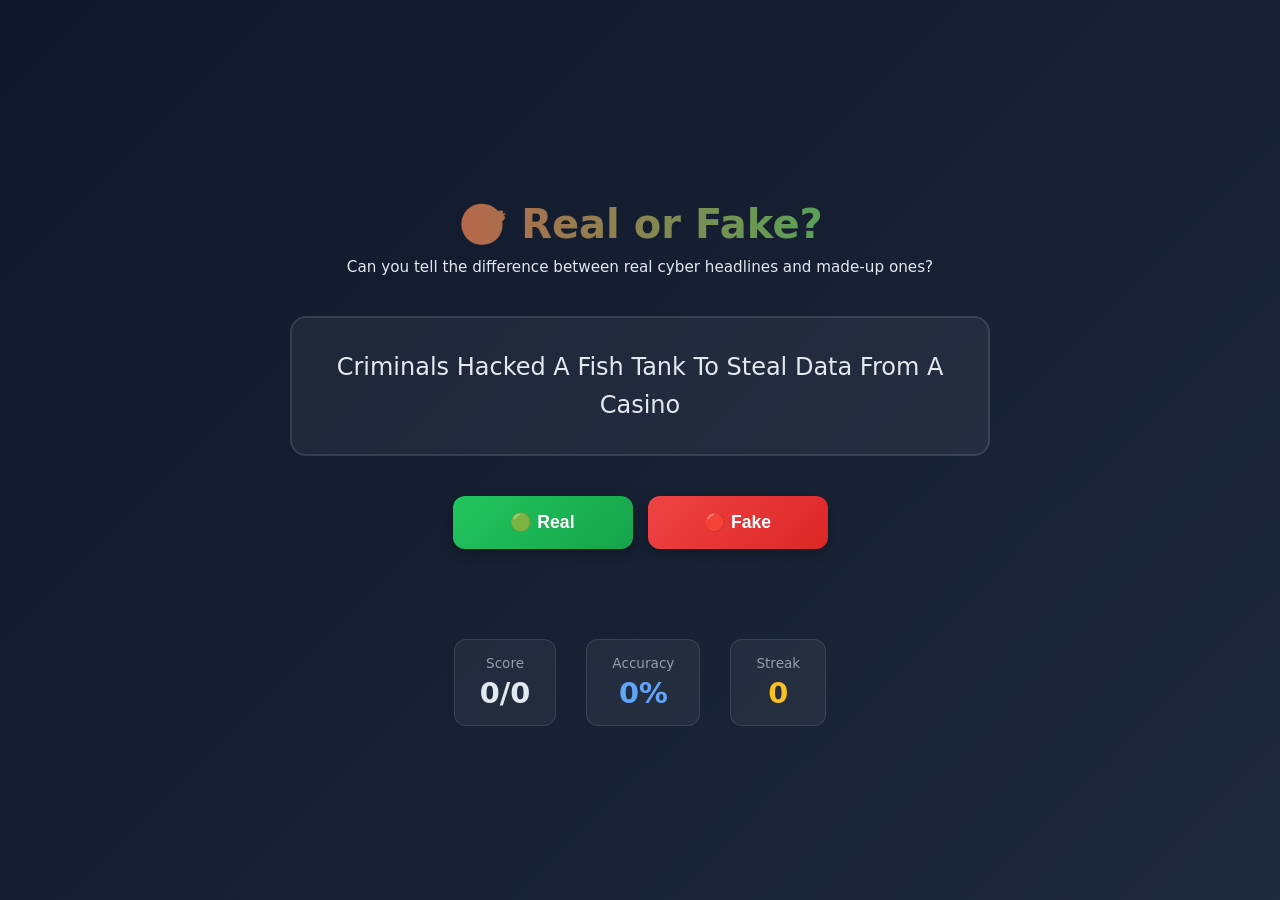
<file: game.html>
<!DOCTYPE html>
<html>
<head>
<meta charset="UTF-8">
<meta name="viewport" content="width=device-width, initial-scale=1.0">
<title>Real or Fake? Cyber Headlines</title>
<style>
* {
  box-sizing: border-box;
}

body {
  background: linear-gradient(135deg, #0f172a 0%, #1e293b 100%);
  color: #e2e8f0;
  font-family: system-ui, -apple-system, sans-serif;
  display: flex;
  flex-direction: column;
  align-items: center;
  justify-content: center;
  min-height: 100vh;
  margin: 0;
  padding: 20px;
  text-align: center;
}

.container {
  max-width: 800px;
  width: 100%;
}

h1 {
  margin-bottom: 10px;
  font-weight: 700;
  font-size: 2.5rem;
  background: linear-gradient(to right, #ef4444, #22c55e);
  -webkit-background-clip: text;
  background-clip: text;
  -webkit-text-fill-color: transparent;
  animation: slideDown 0.6s ease-out;
}

.subtitle {
  opacity: 0.6;
  margin-bottom: 40px;
  font-size: 0.95rem;
  animation: slideDown 0.6s ease-out 0.1s both;
}

#headline {
  font-size: 1.5rem;
  max-width: 700px;
  margin: 0 auto 40px;
  padding: 30px;
  background: rgba(255, 255, 255, 0.05);
  border-radius: 16px;
  border: 2px solid rgba(255, 255, 255, 0.1);
  min-height: 120px;
  display: flex;
  align-items: center;
  justify-content: center;
  line-height: 1.6;
  transition: all 0.3s ease;
  animation: fadeIn 0.5s ease-out;
}

#headline.correct {
  border-color: rgba(34, 197, 94, 0.5);
  background: rgba(34, 197, 94, 0.1);
}

#headline.incorrect {
  border-color: rgba(239, 68, 68, 0.5);
  background: rgba(239, 68, 68, 0.1);
  animation: shake 0.5s ease;
}

.button-container {
  display: flex;
  gap: 15px;
  justify-content: center;
  margin-bottom: 30px;
  flex-wrap: wrap;
}

button {
  padding: 16px 32px;
  font-size: 1.1rem;
  border-radius: 12px;
  border: none;
  cursor: pointer;
  font-weight: 600;
  transition: all 0.2s ease;
  box-shadow: 0 4px 12px rgba(0, 0, 0, 0.3);
  min-width: 180px;
}

button:hover {
  transform: translateY(-2px);
  box-shadow: 0 6px 16px rgba(0, 0, 0, 0.4);
}

button:active {
  transform: translateY(0);
}

button:disabled {
  opacity: 0.5;
  cursor: not-allowed;
  transform: none;
}

.real {
  background: linear-gradient(135deg, #22c55e 0%, #16a34a 100%);
  color: white;
}

.meme {
  background: linear-gradient(135deg, #ef4444 0%, #dc2626 100%);
  color: white;
}

#result {
  margin-top: 20px;
  font-weight: 600;
  font-size: 1.3rem;
  min-height: 30px;
  animation: fadeIn 0.3s ease-out;
}

#result.correct {
  color: #22c55e;
}

#result.incorrect {
  color: #ef4444;
}

.stats-container {
  display: flex;
  gap: 30px;
  justify-content: center;
  margin-top: 30px;
  flex-wrap: wrap;
}

.stat {
  background: rgba(255, 255, 255, 0.05);
  padding: 15px 25px;
  border-radius: 12px;
  border: 1px solid rgba(255, 255, 255, 0.1);
}

.stat-label {
  opacity: 0.6;
  font-size: 0.85rem;
  margin-bottom: 5px;
}

.stat-value {
  font-size: 1.8rem;
  font-weight: 700;
}

.streak {
  color: #fbbf24;
}

.accuracy {
  color: #60a5fa;
}

@keyframes fadeIn {
  from {
    opacity: 0;
    transform: translateY(10px);
  }
  to {
    opacity: 1;
    transform: translateY(0);
  }
}

@keyframes slideDown {
  from {
    opacity: 0;
    transform: translateY(-20px);
  }
  to {
    opacity: 1;
    transform: translateY(0);
  }
}

@keyframes shake {
  0%, 100% { transform: translateX(0); }
  25% { transform: translateX(-10px); }
  75% { transform: translateX(10px); }
}

#end-screen {
  display: none;
  flex-direction: column;
  align-items: center;
  gap: 20px;
  animation: fadeIn 0.5s ease-out;
}

#end-screen h2 {
  font-size: 2rem;
  font-weight: 700;
  margin: 0;
}

#end-summary {
  font-size: 1.2rem;
  opacity: 0.8;
}

#end-grade {
  font-size: 4rem;
}

#restart-btn {
  margin-top: 10px;
  padding: 14px 36px;
  font-size: 1.1rem;
  font-weight: 600;
  border-radius: 12px;
  border: none;
  cursor: pointer;
  background: linear-gradient(135deg, #6366f1 0%, #4f46e5 100%);
  color: white;
  box-shadow: 0 4px 12px rgba(0,0,0,0.3);
  transition: all 0.2s ease;
}

#restart-btn:hover {
  transform: translateY(-2px);
  box-shadow: 0 6px 16px rgba(0,0,0,0.4);
}

@media (max-width: 600px) {
  h1 {
    font-size: 1.8rem;
  }
  
  #headline {
    font-size: 1.2rem;
    padding: 20px;
  }
  
  button {
    min-width: 140px;
    padding: 14px 24px;
  }
}
</style>
</head>
<body>
<div class="container">
  <h1>🎯 Real or Fake?</h1>
  <div class="subtitle">Can you tell the difference between real cyber headlines and made-up ones?</div>
  
  <div id="headline"></div>
  
  <div class="button-container">
    <button class="real" onclick="guess('real')">🟢 Real</button>
    <button class="meme" onclick="guess('meme')">🔴 Fake</button>
  </div>
  
  <div id="result"></div>
  
  <div class="stats-container">
    <div class="stat">
      <div class="stat-label">Score</div>
      <div class="stat-value" id="score">0/0</div>
    </div>
    <div class="stat">
      <div class="stat-label">Accuracy</div>
      <div class="stat-value accuracy" id="accuracy">0%</div>
    </div>
    <div class="stat">
      <div class="stat-label">Streak</div>
      <div class="stat-value streak" id="streak">0</div>
    </div>
  </div>

  <div id="end-screen">
    <div id="end-grade"></div>
    <h2 id="end-title"></h2>
    <div id="end-summary"></div>
    <button id="restart-btn" onclick="restart()">Play Again</button>
  </div>
</div>

<script>
const real = [
  "Please Don't Feed the Scattered Lapsus ShinyHunters",
  "Match, Hinge, OkCupid, and Panera Bread breached by ransomware group",
  "MI6 hits al-Qaida in 'Operation Cupcake'",
  "Criminals Hacked A Fish Tank To Steal Data From A Casino",
  "Who is Anna-Senpai, the Mirai Worm Author?",
  "Robot Vacuums Hacked to Shout Slurs at Their Owners",
  "KnowBe4 — a cybersecurity training company — accidentally hired a North Korean hacker as a Principal Software Engineer",
  "Hacker Jailbreaks John Deere Tractor Live on Stage at DEF CON, Then Runs Doom on It",
  "Stuxnet Made Iranian Nuclear Facility Printers Blast 'Thunderstruck' by AC/DC"
];

const meme = [
  "Hackers Use Alexa to Leak Classified Cookbook Recipes",
  "Who is ByteNoodle, the Author of the 'Instant Ramen Worm'?",
  "Ransomware Hits IKEA, Locks Smart Furniture With Emoji Passwords",
  "Hackers Exploit Espresso Machines to Mine Monero Cryptocurrency",
  "Tangerine Mongoose and Pickle Spider announced joint operation targeting Western financial institutions",
  "Ransomware Group Demands Bitcoin to Unlock Wi-Fi Enabled Fridges"
];

let currentAnswer = "";
let correct = 0;
let total = 0;
let currentStreak = 0;
let bestStreak = 0;
let buttonsDisabled = false;
let deck = [];

function shuffle(arr) {
  const a = arr.slice();
  for (let i = a.length - 1; i > 0; i--) {
    const j = Math.floor(Math.random() * (i + 1));
    [a[i], a[j]] = [a[j], a[i]];
  }
  return a;
}

function buildDeck() {
  const realCards = real.map(h => ({ headline: h, answer: "real" }));
  const memeCards = meme.map(h => ({ headline: h, answer: "meme" }));
  deck = shuffle([...realCards, ...memeCards]);
}

function newRound() {
  if (deck.length === 0) {
    showEndScreen();
    return;
  }
  const card = deck.pop();
  currentAnswer = card.answer;

  const headlineEl = document.getElementById("headline");
  headlineEl.classList.remove("correct", "incorrect");
  headlineEl.style.animation = "none";
  setTimeout(() => {
    headlineEl.style.animation = "";
    headlineEl.innerText = card.headline;
  }, 10);

  document.getElementById("result").innerText = "";
  document.getElementById("result").className = "";
  buttonsDisabled = false;
  updateButtons();
}

function showEndScreen() {
  const totalCards = real.length + meme.length;
  const accuracy = Math.round((correct / totalCards) * 100);

  let grade, title;
  if (accuracy === 100) { grade = "🏆"; title = "Perfect Score!"; }
  else if (accuracy >= 80) { grade = "🔥"; title = "Security Analyst Material"; }
  else if (accuracy >= 60) { grade = "👍"; title = "Not Bad"; }
  else if (accuracy >= 40) { grade = "😬"; title = "The Hackers Are Winning"; }
  else { grade = "💀"; title = "You've Been Pwned"; }

  document.getElementById("end-grade").innerText = grade;
  document.getElementById("end-title").innerText = title;
  document.getElementById("end-summary").innerText = `You got ${correct} out of ${totalCards} — ${accuracy}% accuracy`;

  document.getElementById("headline").style.display = "none";
  document.querySelector(".button-container").style.display = "none";
  document.getElementById("result").style.display = "none";
  document.getElementById("end-screen").style.display = "flex";
}

function restart() {
  correct = 0;
  total = 0;
  currentStreak = 0;
  bestStreak = 0;
  buttonsDisabled = false;

  document.getElementById("headline").style.display = "flex";
  document.querySelector(".button-container").style.display = "flex";
  document.getElementById("result").style.display = "block";
  document.getElementById("end-screen").style.display = "none";

  updateStats();
  buildDeck();
  newRound();
}

buildDeck();

function updateButtons() {
  const buttons = document.querySelectorAll("button");
  buttons.forEach(btn => btn.disabled = buttonsDisabled);
}

function updateStats() {
  const accuracy = total > 0 ? Math.round((correct / total) * 100) : 0;
  document.getElementById("score").innerText = `${correct}/${total}`;
  document.getElementById("accuracy").innerText = `${accuracy}%`;
  document.getElementById("streak").innerText = currentStreak;
}

function guess(choice) {
  if (buttonsDisabled) return;
  
  buttonsDisabled = true;
  updateButtons();
  total++;
  
  const resultEl = document.getElementById("result");
  const headlineEl = document.getElementById("headline");
  
  if (choice === currentAnswer) {
    correct++;
    currentStreak++;
    if (currentStreak > bestStreak) bestStreak = currentStreak;
    
    resultEl.innerText = `✓ Correct! ${currentStreak > 2 ? `${currentStreak} in a row!` : ''}`;
    resultEl.className = "correct";
    headlineEl.classList.add("correct");
  } else {
    currentStreak = 0;
    const wasReal = currentAnswer === "real";
    resultEl.innerText = `✗ Wrong! That was ${wasReal ? 'a real headline' : 'made up'}`;
    resultEl.className = "incorrect";
    headlineEl.classList.add("incorrect");
  }
  
  updateStats();
  setTimeout(newRound, 1800);
}

newRound();
</script>
</body>
</html>
</file>
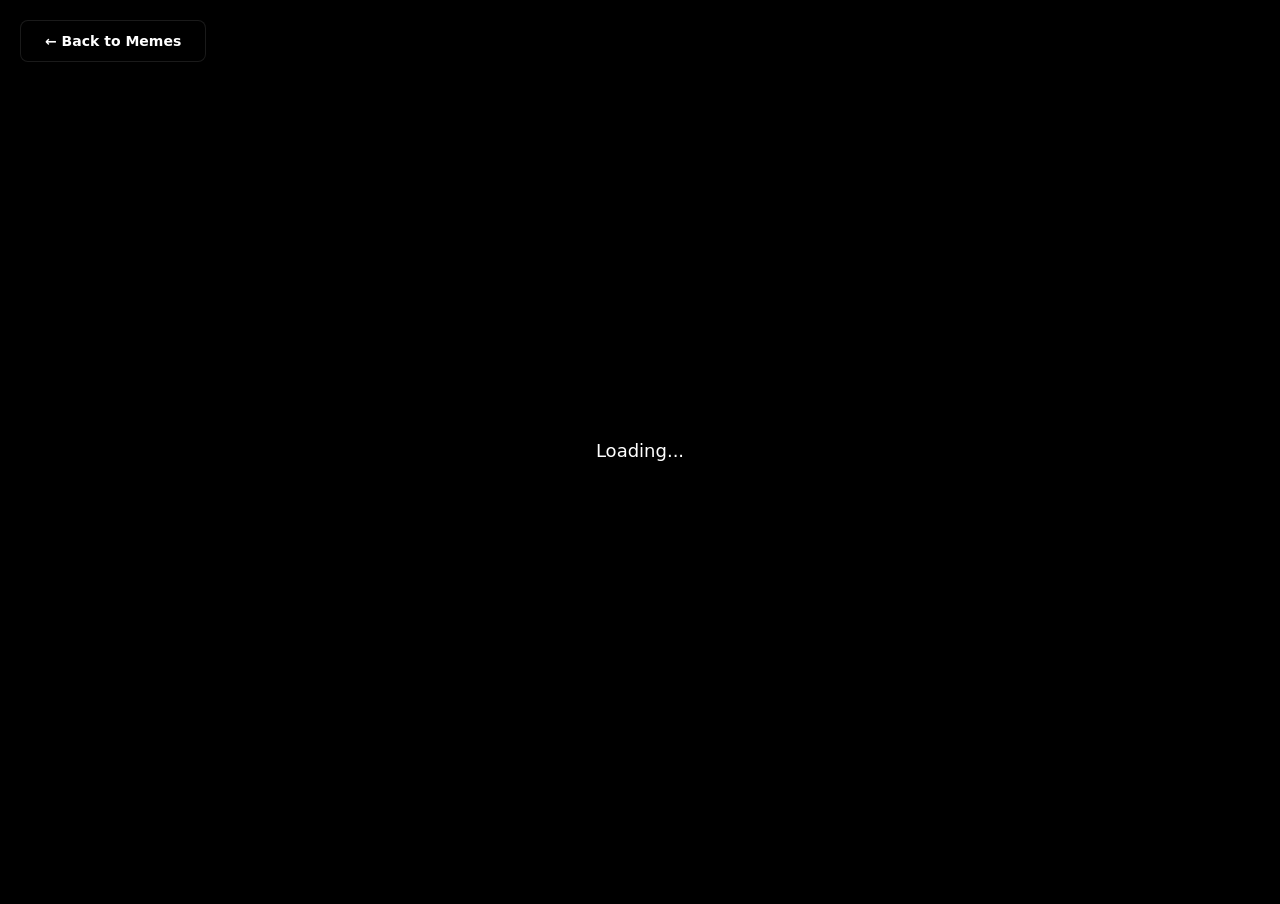
<file: raccoon/video.html>
<!DOCTYPE html>
<html lang="en">
<head>
    <meta charset="UTF-8">
<meta http-equiv="Content-Security-Policy" content="default-src 'none'; script-src 'self'; style-src 'self'; frame-src https://www.youtube.com; img-src 'self' data:; base-uri 'none'; form-action 'none'">
<meta name="referrer" content="strict-origin-when-cross-origin">
    <meta name="viewport" content="width=device-width, initial-scale=1.0">
    <title>🦩 | dairving.com</title>
<link rel="stylesheet" href="video.css">
</head>
<body>
    <a href="index.html" class="back-button">← Back to Memes</a>
    
    <div class="loading">Loading...</div>
    
    <div class="video-container">
        <!-- YouTube embed with autoplay (muted required by browsers) -->
        <iframe 
            src="https://www.youtube.com/embed/rY-FJvRqK0E?autoplay=1&mute=1&rel=0&modestbranding=1"
            allow="accelerometer; autoplay; clipboard-write; encrypted-media; gyroscope; picture-in-picture" 
            allowfullscreen>
        </iframe>
    </div>
    <script src="video.js"></script>
</body>
</html>
</file>
<file: home.css>
:root {
      --night-blue: #0a1929;
      --trash-black: #1a1a1a;
      --moonlight: #e8f4f8;
      --accent-orange: #ff6b35;
      --accent-green: #00d9a3;
      --card-bg: rgba(255, 255, 255, 0.05);
      --card-border: rgba(255, 255, 255, 0.1);
    }

    * {
      margin: 0;
      padding: 0;
      box-sizing: border-box;
    }

    body {
      font-family: system-ui, -apple-system, sans-serif;
      background: linear-gradient(135deg, var(--night-blue) 0%, var(--trash-black) 100%);
      color: var(--moonlight);
      min-height: 100vh;
      display: flex;
      flex-direction: column;
      align-items: center;
      justify-content: center;
      padding: 40px 20px;
      position: relative;
      overflow-x: hidden;
    }

    body::before {
      content: '';
      position: fixed;
      inset: 0;
      background-image:
        radial-gradient(circle at 20% 40%, rgba(255, 107, 53, 0.08) 0%, transparent 50%),
        radial-gradient(circle at 80% 70%, rgba(0, 217, 163, 0.08) 0%, transparent 50%);
      animation: pulse 8s ease-in-out infinite;
      pointer-events: none;
    }

    @keyframes pulse {
      0%, 100% { opacity: 0.6; }
      50% { opacity: 1; }
    }

    .container {
      position: relative;
      z-index: 1;
      width: 100%;
      max-width: 700px;
      display: flex;
      flex-direction: column;
      align-items: center;
      gap: 48px;
    }

    header {
      text-align: center;
      animation: slideDown 0.6s ease-out both;
    }

    @keyframes slideDown {
      from { opacity: 0; transform: translateY(-20px); }
      to   { opacity: 1; transform: translateY(0); }
    }

    h1 {
      font-family: 'Righteous', cursive;
      font-size: clamp(3rem, 10vw, 5.5rem);
      background: linear-gradient(135deg, var(--accent-orange), var(--accent-green));
      -webkit-background-clip: text;
      background-clip: text;
      -webkit-text-fill-color: transparent;
      letter-spacing: -0.5px;
    }

    .tagline {
      margin-top: 8px;
      font-size: 0.95rem;
      opacity: 0.5;
      font-weight: 500;
    }

    .cards {
      display: grid;
      grid-template-columns: 1fr 1fr;
      gap: 20px;
      width: 100%;
      animation: fadeUp 0.6s ease-out 0.2s both;
    }

    @keyframes fadeUp {
      from { opacity: 0; transform: translateY(20px); }
      to   { opacity: 1; transform: translateY(0); }
    }

    .card {
      display: flex;
      flex-direction: column;
      gap: 12px;
      padding: 28px 24px;
      background: var(--card-bg);
      backdrop-filter: blur(10px);
      border: 1px solid var(--card-border);
      border-radius: 20px;
      text-decoration: none;
      color: var(--moonlight);
      box-shadow: 0 16px 48px rgba(0, 0, 0, 0.3);
      transition: transform 0.25s ease, box-shadow 0.25s ease, border-color 0.25s ease;
      position: relative;
      overflow: hidden;
    }

    .card::after {
      content: '';
      position: absolute;
      inset: 0;
      opacity: 0;
      transition: opacity 0.25s ease;
      border-radius: 20px;
    }

    .card-raccoon::after {
      background: radial-gradient(circle at top left, rgba(255, 107, 53, 0.1), transparent 60%);
    }

    .card-game::after {
      background: radial-gradient(circle at top left, rgba(200, 30, 99, 0.22), transparent 60%);
    }

    .card-tetris::after {
      background: radial-gradient(circle at top left, rgba(100, 150, 255, 0.1), transparent 60%);
    }

    .card-attic::after {
      background: radial-gradient(circle at top left, rgba(200, 162, 122, 0.12), transparent 60%);
    }

    .card:hover {
      transform: translateY(-5px);
      box-shadow: 0 24px 60px rgba(0, 0, 0, 0.45);
    }

    .card:hover::after {
      opacity: 1;
    }

    .card-raccoon:hover {
      border-color: rgba(255, 107, 53, 0.4);
    }

    .card-game:hover {
      border-color: rgba(255, 92, 147, 0.55);
    }

    .card-game {
      border-color: rgba(255, 92, 147, 0.22);
    }

    .card-game .card-top {
      display: flex;
      align-items: center;
      justify-content: space-between;
    }

    .card-game .card-icon {
      width: 46px;
      height: 40px;
      display: block;
      transition: transform 0.25s ease;
    }

    .card-game:hover .card-icon {
      transform: rotate(6deg) translateX(3px);
    }

    .card-tag {
      font-size: 0.7rem;
      font-weight: 700;
      letter-spacing: 0.06em;
      text-transform: uppercase;
      color: #1a0610;
      background: #FF5C93;
      border-radius: 999px;
      padding: 4px 9px;
    }

    .card-tetris:hover {
      border-color: rgba(100, 150, 255, 0.4);
    }

    .card-attic:hover {
      border-color: rgba(200, 162, 122, 0.45);
    }

    .card-emoji {
      font-size: 2.4rem;
      line-height: 1;
    }

    .card-title {
      font-family: 'Righteous', cursive;
      font-size: 1.2rem;
      letter-spacing: 0.2px;
    }

    .card-desc {
      font-size: 0.88rem;
      opacity: 0.55;
      line-height: 1.5;
    }

    .card-arrow {
      margin-top: auto;
      padding-top: 12px;
      font-size: 0.85rem;
      font-weight: 700;
      opacity: 0;
      transform: translateX(-4px);
      transition: opacity 0.2s ease, transform 0.2s ease;
    }

    .card-raccoon .card-arrow { color: var(--accent-orange); }
    .card-game .card-arrow    { color: #FF5C93; }
    .card-tetris .card-arrow  { color: #6496ff; }
    .card-attic .card-arrow   { color: #c8a27a; }

    .card:hover .card-arrow {
      opacity: 1;
      transform: translateX(0);
    }

    footer {
      font-size: 0.8rem;
      opacity: 0.3;
      animation: fadeUp 0.6s ease-out 0.4s both;
    }

    @media (max-width: 500px) {
      .cards {
        grid-template-columns: 1fr;
      }
    }
</file>
<file: raccoon/raccoon.css>
:root {
            --trash-black: #1a1a1a;
            --raccoon-gray: #4a4a4a;
            --mask-charcoal: #2d2d2d;
            --night-blue: #0a1929;
            --moonlight: #e8f4f8;
            --accent-orange: #ff6b35;
            --accent-green: #00d9a3;
        }

        * {
            margin: 0;
            padding: 0;
            box-sizing: border-box;
        }

        .back-link {
            position: fixed;
            top: 20px;
            left: 24px;
            font-family: system-ui, -apple-system, sans-serif;
            font-size: 0.85rem;
            font-weight: 600;
            color: var(--moonlight);
            opacity: 0.4;
            text-decoration: none;
            transition: opacity 0.2s ease;
            z-index: 10;
        }

        .back-link:hover {
            opacity: 1;
        }

        body {
            font-family: system-ui, -apple-system, sans-serif;
            background: linear-gradient(135deg, var(--night-blue) 0%, var(--trash-black) 100%);
            color: var(--moonlight);
            min-height: 100vh;
            display: flex;
            flex-direction: column;
            align-items: center;
            justify-content: center;
            padding: 20px;
            position: relative;
            overflow-x: hidden;
        }

        /* Animated background pattern */
        body::before {
            content: '';
            position: fixed;
            top: 0;
            left: 0;
            width: 100%;
            height: 100%;
            background-image: 
                radial-gradient(circle at 20% 50%, rgba(255, 107, 53, 0.1) 0%, transparent 50%),
                radial-gradient(circle at 80% 80%, rgba(0, 217, 163, 0.1) 0%, transparent 50%);
            animation: backgroundPulse 8s ease-in-out infinite;
            pointer-events: none;
            z-index: 0;
        }

        @keyframes backgroundPulse {
            0%, 100% { opacity: 0.5; }
            50% { opacity: 0.8; }
        }

        .container {
            position: relative;
            z-index: 1;
            max-width: 900px;
            width: 100%;
            animation: fadeIn 0.8s ease-out;
        }

        @keyframes fadeIn {
            from { opacity: 0; transform: translateY(20px); }
            to { opacity: 1; transform: translateY(0); }
        }

        header {
            text-align: center;
            margin-bottom: 40px;
            animation: slideDown 0.6s ease-out 0.2s backwards;
        }

        @keyframes slideDown {
            from { opacity: 0; transform: translateY(-30px); }
            to { opacity: 1; transform: translateY(0); }
        }

        h1 {
            font-family: 'Righteous', cursive;
            font-size: clamp(2.5rem, 8vw, 4rem);
            margin-bottom: 10px;
            background: linear-gradient(135deg, var(--accent-orange), var(--accent-green));
            -webkit-background-clip: text;
            -webkit-text-fill-color: transparent;
            background-clip: text;
            text-shadow: 0 0 40px rgba(255, 107, 53, 0.3);
            letter-spacing: -1px;
        }

        .subtitle {
            font-size: 1.1rem;
            color: var(--moonlight);
            opacity: 0.8;
            font-weight: 500;
        }

        .meme-container {
            background: rgba(255, 255, 255, 0.05);
            backdrop-filter: blur(10px);
            border-radius: 24px;
            border: 2px solid rgba(255, 255, 255, 0.1);
            padding: 30px;
            margin-bottom: 30px;
            box-shadow: 
                0 20px 60px rgba(0, 0, 0, 0.4),
                inset 0 1px 0 rgba(255, 255, 255, 0.1);
            animation: scaleIn 0.5s ease-out 0.4s backwards;
            transition: transform 0.3s ease, box-shadow 0.3s ease;
        }

        .meme-container:hover {
            transform: translateY(-5px);
            box-shadow: 
                0 25px 70px rgba(0, 0, 0, 0.5),
                inset 0 1px 0 rgba(255, 255, 255, 0.1);
        }

        @keyframes scaleIn {
            from { opacity: 0; transform: scale(0.9); }
            to { opacity: 1; transform: scale(1); }
        }

        .meme-title {
            font-size: 1.3rem;
            font-weight: 700;
            margin-bottom: 20px;
            color: var(--moonlight);
            line-height: 1.4;
            text-align: center;
        }

        .meme-image-wrapper {
            position: relative;
            width: 100%;
            max-height: 600px;
            border-radius: 16px;
            overflow: hidden;
            background: var(--mask-charcoal);
            box-shadow: 0 10px 40px rgba(0, 0, 0, 0.4);
        }

        .meme-image {
            width: 100%;
            height: auto;
            display: block;
            object-fit: contain;
            max-height: 600px;
        }

        .loading {
            display: flex;
            align-items: center;
            justify-content: center;
            min-height: 400px;
            font-size: 1.2rem;
            color: var(--moonlight);
        }

        .loading::after {
            content: '...';
            animation: dots 1.5s steps(4, end) infinite;
        }

        @keyframes dots {
            0%, 20% { content: '.'; }
            40% { content: '..'; }
            60%, 100% { content: '...'; }
        }

        .button-group {
            display: flex;
            gap: 15px;
            justify-content: center;
            animation: slideUp 0.6s ease-out 0.6s backwards;
        }

        @keyframes slideUp {
            from { opacity: 0; transform: translateY(20px); }
            to { opacity: 1; transform: translateY(0); }
        }

        button {
            font-family: system-ui, -apple-system, sans-serif;
            font-weight: 700;
            font-size: 1.1rem;
            padding: 16px 36px;
            border: none;
            border-radius: 16px;
            cursor: pointer;
            transition: all 0.3s cubic-bezier(0.4, 0, 0.2, 1);
            position: relative;
            overflow: hidden;
            text-transform: uppercase;
            letter-spacing: 0.5px;
        }

        button::before {
            content: '';
            position: absolute;
            top: 50%;
            left: 50%;
            width: 0;
            height: 0;
            border-radius: 50%;
            background: rgba(255, 255, 255, 0.2);
            transform: translate(-50%, -50%);
            transition: width 0.6s, height 0.6s;
        }

        button:active::before {
            width: 300px;
            height: 300px;
        }

        .btn-primary {
            background: linear-gradient(135deg, var(--accent-orange), #ff8c5a);
            color: white;
            box-shadow: 0 8px 24px rgba(255, 107, 53, 0.4);
        }

        .btn-primary:hover {
            transform: translateY(-2px);
            box-shadow: 0 12px 32px rgba(255, 107, 53, 0.6);
        }

        .btn-secondary {
            background: rgba(255, 255, 255, 0.1);
            color: var(--moonlight);
            border: 2px solid rgba(255, 255, 255, 0.2);
            box-shadow: 0 4px 16px rgba(0, 0, 0, 0.2);
        }

        .btn-secondary:hover {
            background: rgba(255, 255, 255, 0.15);
            border-color: var(--accent-green);
            transform: translateY(-2px);
            box-shadow: 0 8px 24px rgba(0, 217, 163, 0.3);
        }

        button:disabled {
            opacity: 0.5;
            cursor: not-allowed;
            transform: none !important;
        }

        .meta-info {
            text-align: center;
            margin-top: 20px;
            font-size: 0.95rem;
            color: var(--moonlight);
            opacity: 0.7;
        }

        .meta-info a {
            color: var(--accent-green);
            text-decoration: none;
            font-weight: 600;
            transition: color 0.2s ease;
        }

        .meta-info a:hover {
            color: var(--accent-orange);
        }

        .error {
            background: rgba(255, 107, 53, 0.2);
            border: 2px solid var(--accent-orange);
            border-radius: 16px;
            padding: 20px;
            text-align: center;
            color: var(--moonlight);
        }

        @media (max-width: 768px) {
            .button-group {
                flex-direction: column;
            }

            button {
                width: 100%;
            }

            .meme-container {
                padding: 20px;
            }
        }
    
#secretRaccoon { cursor: pointer; }
</file>
<file: real-or-fake/style.css>
:root {
    --bg: #F3F1F5;
    --panel: #FFFFFF;
    --ink: #1D1724;
    --ink-2: #3B3442;
    --muted: #6E6676;
    --line: #E6E1EA;
    --chip: #F3F1F5;
    --brand: #C81E63;
    --brand-dark: #9E164D;
    --real: #2F7DD1;
    --fake: #D9720F;
    --shadow: 0 20px 44px rgba(29, 23, 36, 0.18);
  }
  * { box-sizing: border-box; }
  html, body { margin: 0; }
  body {
    background: var(--bg);
    color: var(--ink);
    font-family: "Plus Jakarta Sans", system-ui, -apple-system, sans-serif;
    -webkit-font-smoothing: antialiased;
    min-height: 100vh;
  }
  a { color: var(--brand-dark); }
  button { font-family: inherit; }
  .sr-only { position: absolute; width: 1px; height: 1px; overflow: hidden; clip: rect(0 0 0 0); white-space: nowrap; }

  /* ---------- Layout ---------- */
  .app { display: grid; grid-template-columns: 340px 1fr; min-height: 100vh; }
  .sidebar { background: var(--panel); border-right: 1px solid var(--line); display: flex; flex-direction: column; }
  .stage { display: flex; flex-direction: column; align-items: center; justify-content: center; padding: 32px 20px 40px; gap: 20px; }

  /* ---------- Sidebar ---------- */
  .profile { background: var(--brand); color: #fff; padding: 18px 20px; display: flex; align-items: center; justify-content: space-between; gap: 12px; }
  .profile-left { display: flex; align-items: center; gap: 12px; }
  .avatar { width: 42px; height: 42px; border-radius: 50%; background: #fff; color: var(--brand); font-weight: 800; font-size: 14px; display: flex; align-items: center; justify-content: center; }
  .profile-name { font-weight: 700; font-size: 15px; }
  .profile-sub { font-size: 13px; opacity: 0.92; }
  .profile a { color: #fff; font-size: 13px; font-weight: 600; text-decoration: none; }
  .profile a:hover { text-decoration: underline; }

  .tabs { display: flex; gap: 24px; padding: 14px 20px 0; border-bottom: 1px solid var(--line); }
  .tab { background: none; border: 0; padding: 0 0 12px; font-size: 14px; font-weight: 700; color: var(--muted); cursor: pointer; border-bottom: 3px solid transparent; min-height: 44px; }
  .tab[aria-selected="true"] { color: var(--ink); border-bottom-color: var(--brand); }

  .panel { padding: 18px 20px; overflow-y: auto; flex: 1; }
  .tiles { display: grid; grid-template-columns: repeat(3, minmax(0, 1fr)); gap: 10px; }
  .tile { display: flex; flex-direction: column; gap: 6px; }
  .tile-art { aspect-ratio: 3 / 4; border-radius: 10px; display: flex; align-items: center; justify-content: center; overflow: hidden; }
  .tile-art svg { width: 80%; height: auto; }
  .tile-name { font-size: 12px; font-weight: 700; line-height: 1.25; }
  .tile-empty { aspect-ratio: 3 / 4; border-radius: 10px; border: 2px dashed #D9D2DF; display: flex; align-items: center; justify-content: center; text-align: center; color: var(--muted); font-size: 12px; font-weight: 700; padding: 6px; }
  .empty-note { color: var(--muted); font-size: 14px; line-height: 1.5; margin: 0 0 14px; }

  .msg { display: flex; gap: 12px; align-items: center; padding: 12px 0; border-top: 1px solid #F0ECF2; }
  .msg:first-child { border-top: 0; }
  .msg-dot { flex: none; width: 44px; height: 44px; border-radius: 50%; display: flex; align-items: center; justify-content: center; overflow: hidden; }
  .msg-dot svg { width: 90%; height: auto; }
  .msg-body { flex: 1; min-width: 0; display: flex; flex-direction: column; gap: 2px; }
  .msg-name { font-weight: 700; font-size: 14px; }
  .msg-text { font-size: 13px; color: var(--muted); line-height: 1.4; }

  .side-foot { padding: 14px 20px; border-top: 1px solid var(--line); font-size: 12px; color: var(--muted); line-height: 1.5; }

  /* ---------- Mobile header ---------- */
  .mobile-bar { display: none; }

  /* ---------- Banner ---------- */
  .banner { width: 100%; max-width: 400px; border-radius: 14px; padding: 14px 18px; display: flex; flex-direction: column; gap: 4px; color: #fff; }
  .banner.win { background: var(--brand); }
  .banner.lose { background: var(--ink); }
  .banner-title { font-weight: 800; font-size: 18px; }
  .banner-text { font-size: 14px; line-height: 1.45; }
  .banner[hidden] { display: none; }

  /* ---------- Deck ---------- */
  .deck { position: relative; width: 100%; max-width: 400px; height: 560px; }
  .deck-back { position: absolute; inset: 0; border-radius: 18px; background: #DDD7E3; transform: translateY(10px) scale(0.96); }
  .card {
    position: absolute; inset: 0; background: var(--panel); border-radius: 18px; overflow: hidden;
    display: flex; flex-direction: column; box-shadow: var(--shadow);
    touch-action: pan-y; user-select: none; -webkit-user-select: none;
    transition: transform 0.28s ease, opacity 0.28s ease;
    cursor: grab;
  }
  .card.dragging { transition: none; cursor: grabbing; }
  .card.locked { cursor: default; }
  .card-art { position: relative; height: 330px; display: flex; align-items: center; justify-content: center; }
  .card-art svg.art { width: 230px; height: auto; }
  .bars { position: absolute; top: 12px; left: 12px; right: 12px; display: flex; gap: 4px; }
  .bar { flex: 1; height: 4px; border-radius: 2px; background: rgba(255, 255, 255, 0.4); }
  .bar.on { background: #fff; }
  .stamp {
    position: absolute; top: 46px; border-radius: 10px; padding: 4px 14px; font-size: 40px; font-weight: 800; letter-spacing: 0.06em;
    background: rgba(255, 255, 255, 0.94); border: 5px solid currentColor; opacity: 0; pointer-events: none;
  }
  .stamp.real { left: 22px; color: var(--real); transform: rotate(-14deg); }
  .stamp.fake { right: 22px; color: var(--fake); transform: rotate(14deg); }
  .card-body { padding: 20px 22px 22px; display: flex; flex-direction: column; gap: 12px; flex: 1; }
  .card-title { display: flex; align-items: baseline; gap: 10px; }
  .card-name { margin: 0; font-size: 26px; font-weight: 800; letter-spacing: -0.02em; }
  .card-age { font-size: 20px; font-weight: 500; color: var(--muted); }
  .card-headline { margin: 0; font-size: 15px; line-height: 1.45; color: var(--ink-2); }
  .chips { display: flex; flex-wrap: wrap; gap: 8px; margin-top: auto; }
  .chip { background: var(--chip); border-radius: 999px; padding: 6px 12px; font-size: 13px; font-weight: 600; color: #4A4351; }

  /* ---------- Controls ---------- */
  .controls { display: flex; align-items: flex-start; gap: 64px; }
  .control { display: flex; flex-direction: column; align-items: center; gap: 8px; }
  .round-btn {
    width: 76px; height: 76px; border-radius: 50%; border: 0; background: var(--panel); cursor: pointer;
    box-shadow: 0 6px 18px rgba(29, 23, 36, 0.14); display: flex; align-items: center; justify-content: center;
    transition: transform 0.12s ease;
  }
  .round-btn:hover { transform: scale(1.06); }
  .round-btn:active { transform: scale(0.95); }
  .round-btn.fake { color: var(--fake); }
  .round-btn.real { color: var(--brand); }
  .control-label { font-size: 13px; font-weight: 700; color: var(--muted); }
  .hint { font-size: 12px; color: var(--muted); margin: -6px 0 0; text-align: center; }
  .after { display: flex; gap: 12px; flex-wrap: wrap; justify-content: center; }
  .pill { min-height: 52px; padding: 0 26px; border-radius: 999px; font-weight: 700; font-size: 15px; display: inline-flex; align-items: center; justify-content: center; text-decoration: none; cursor: pointer; }
  .pill.primary { border: 0; background: var(--brand); color: #fff; box-shadow: 0 8px 20px rgba(200, 30, 99, 0.3); }
  .pill.primary:hover { background: var(--brand-dark); }
  .pill.ghost { border: 2px solid var(--ink); color: var(--ink); background: transparent; }
  .pill.ghost:hover { background: var(--ink); color: #fff; }
  [hidden] { display: none !important; }

  /* ---------- Results ---------- */
  .results { width: 100%; max-width: 640px; display: flex; flex-direction: column; gap: 20px; }
  .score-card { background: var(--brand); color: #fff; border-radius: 22px; padding: 30px; display: flex; flex-direction: column; gap: 10px; box-shadow: var(--shadow); }
  .score-big { font-size: 72px; font-weight: 800; line-height: 1; letter-spacing: -0.03em; }
  .score-big span { font-size: 32px; opacity: 0.8; }
  .score-line { font-size: 18px; font-weight: 700; }
  .split { display: flex; gap: 20px; flex-wrap: wrap; margin-top: 6px; }
  .split div { flex: 1 1 160px; }
  .split-label { display: flex; justify-content: space-between; font-size: 12px; font-weight: 700; letter-spacing: 0.06em; opacity: 0.95; }
  .split-track { height: 6px; border-radius: 3px; background: rgba(255, 255, 255, 0.25); margin-top: 6px; overflow: hidden; }
  .split-fill { height: 6px; background: #fff; }
  .result-actions { display: flex; gap: 10px; flex-wrap: wrap; margin-top: 10px; }
  .result-actions .pill.primary { background: #fff; color: var(--brand); box-shadow: none; }
  .result-actions .pill.ghost { border-color: rgba(255, 255, 255, 0.85); color: #fff; }
  .result-actions .pill.ghost:hover { background: rgba(255, 255, 255, 0.15); }
  .review { background: var(--panel); border-radius: 18px; overflow: hidden; box-shadow: 0 4px 14px rgba(29, 23, 36, 0.06); }
  .review h2 { margin: 0; padding: 18px 20px; font-size: 18px; border-bottom: 1px solid var(--line); }
  .review ol { list-style: none; margin: 0; padding: 0; }
  .review li { display: flex; gap: 14px; align-items: center; padding: 14px 20px; border-top: 1px solid #F0ECF2; flex-wrap: wrap; }
  .review li:first-child { border-top: 0; }
  .mark { flex: none; width: 30px; height: 30px; border-radius: 8px; display: flex; align-items: center; justify-content: center; font-weight: 800; color: #fff; }
  .mark.ok { background: var(--ink); }
  .mark.no { background: var(--fake); color: #1D1206; }
  .review-text { flex: 1 1 260px; min-width: 0; display: flex; flex-direction: column; gap: 4px; }
  .review-h { font-size: 15px; line-height: 1.4; }
  .review-meta { font-size: 12px; color: var(--muted); }
  .tag { flex: none; font-size: 12px; font-weight: 800; letter-spacing: 0.06em; padding: 5px 9px; border-radius: 6px; border: 2px solid currentColor; }
  .tag.real { color: var(--real); }
  .tag.fake { color: var(--fake); }
  .toast { position: fixed; left: 50%; bottom: 24px; transform: translateX(-50%); background: var(--ink); color: #fff; padding: 12px 18px; border-radius: 999px; font-size: 14px; font-weight: 600; box-shadow: var(--shadow); }

  /* ---------- Small screens ---------- */
  @media (max-width: 860px) {
    .app { grid-template-columns: 1fr; }
    .sidebar { display: none; }
    .mobile-bar { display: flex; align-items: center; justify-content: space-between; background: var(--brand); color: #fff; padding: 14px 16px; position: sticky; top: 0; z-index: 2; }
    .mobile-bar a { color: #fff; font-weight: 700; font-size: 14px; text-decoration: none; }
    .mobile-stats { font-size: 13px; font-weight: 700; display: flex; gap: 14px; }
    .stage { justify-content: flex-start; padding: 18px 14px 32px; }
    .deck { height: 520px; }
    .card-art { height: 290px; }
    .controls { gap: 48px; }
  }
  @media (prefers-reduced-motion: reduce) {
    .card, .round-btn { transition: none; }
  }

  .game { display: contents; }
  .best { font-size: 13px; opacity: 0.9; }

  /* ---------- Steady layout: nothing shifts when you swipe ---------- */
  html, body { height: 100%; }
  .app { min-height: 100vh; min-height: 100dvh; }
  .stage { height: 100vh; height: 100dvh; padding: 24px 20px; gap: 16px; overflow: hidden; }
  .game { display: flex; flex-direction: column; align-items: center; width: 100%; gap: 16px; }
  .deck { height: min(560px, calc(100vh - 184px)); height: min(560px, calc(100dvh - 184px)); min-height: 380px; }
  .card { transition: transform 0.22s ease, opacity 0.22s ease; }
  .card-art { height: 59%; }

  .reveal {
    position: absolute; left: 0; right: 0; top: 59%; bottom: 0; background: var(--panel);
    padding: 18px 22px; display: flex; flex-direction: column; gap: 10px; overflow-y: auto;
    border-top: 1px solid var(--line); animation: reveal-in 0.2s ease;
  }
  .reveal-pill { align-self: flex-start; font-weight: 800; font-size: 15px; padding: 7px 12px; border-radius: 999px; color: #fff; }
  .reveal.win .reveal-pill { background: var(--brand); }
  .reveal.lose .reveal-pill { background: var(--ink); }
  .reveal-text { margin: 0; font-size: 15px; line-height: 1.5; color: var(--ink-2); }
  @keyframes reveal-in { from { opacity: 0; } to { opacity: 1; } }

  .actions { flex: none; height: 120px; width: 100%; display: flex; align-items: center; justify-content: center; }
  .controls-wrap { display: flex; flex-direction: column; align-items: center; gap: 10px; }
  .hint { margin: 0; }

  body.results-mode .stage { height: auto; overflow: visible; justify-content: flex-start; padding-top: 32px; }

  @media (max-width: 860px) {
    body:not(.results-mode) { overflow: hidden; }
    .app { min-height: 0; }
    .stage { height: calc(100vh - 50px); height: calc(100dvh - 50px); padding: 12px 14px; gap: 10px; justify-content: flex-start; }
    .game { gap: 10px; flex: 1; min-height: 0; }
    .deck { flex: 1; height: auto; min-height: 0; max-height: 560px; }
    .card-art { height: 52%; }
    .reveal { top: 52%; padding: 14px 18px; }
    .card-body { padding: 14px 18px 16px; gap: 8px; }
    .card-name { font-size: 22px; }
    .card-age { font-size: 17px; }
    .card-headline { font-size: 14px; }
    .actions { height: 108px; }
    .round-btn { width: 66px; height: 66px; }
    .controls { gap: 56px; }
    .controls-wrap { gap: 6px; }
    .mobile-bar { height: 50px; padding: 0 16px; }
    .after { flex-wrap: nowrap; gap: 10px; }
    .after .pill { min-height: 50px; padding: 0 18px; font-size: 14px; }
  }
  @media (max-width: 860px) and (max-height: 640px) {
    .chips { display: none; }
    .stamp { font-size: 30px; top: 30px; }
  }
  @media (prefers-reduced-motion: reduce) { .reveal { animation: none; } }
</file>
<file: tetris/tetris.css>
* {
            margin: 0;
            padding: 0;
            box-sizing: border-box;
        }

        body {
            background: #000;
            display: flex;
            flex-direction: column;
            justify-content: center;
            align-items: center;
            min-height: 100vh;
            font-family: 'Courier New', monospace;
            color: #fff;
            padding: 20px;
        }

        .back-link {
            position: absolute;
            top: 20px;
            left: 20px;
            text-decoration: none;
            color: #0ff;
            font-size: 1rem;
            font-weight: bold;
            transition: all 0.2s;
            display: flex;
            align-items: center;
            gap: 8px;
        }

        .back-link:hover {
            color: #0f0;
            transform: translateX(-3px);
        }

        .game-container {
            display: flex;
            gap: 30px;
            padding: 20px;
            background: #1a1a1a;
            border-radius: 10px;
            box-shadow: 0 0 30px rgba(0, 255, 255, 0.3);
        }

        .game-board {
            background: #000;
            border: 4px solid #333;
            box-shadow: inset 0 0 20px rgba(0, 0, 0, 0.8);
        }

        .side-panel {
            display: flex;
            flex-direction: column;
            gap: 20px;
            min-width: 200px;
        }

        .panel-section {
            background: #222;
            border: 2px solid #444;
            border-radius: 8px;
            padding: 15px;
        }

        .panel-section h2 {
            color: #0ff;
            font-size: 1.2rem;
            margin-bottom: 10px;
            text-align: center;
            text-transform: uppercase;
            letter-spacing: 2px;
        }

        .score-display, .level-display, .lines-display {
            font-size: 2rem;
            color: #0f0;
            text-align: center;
            text-shadow: 0 0 10px #0f0;
            font-weight: bold;
        }

        #nextPieceCanvas {
            display: block;
            margin: 10px auto;
            background: #000;
            border: 2px solid #333;
        }

        .controls {
            font-size: 0.85rem;
            line-height: 1.8;
            color: #aaa;
        }

        .controls div {
            display: flex;
            justify-content: space-between;
            margin: 5px 0;
        }

        .controls span:first-child {
            color: #0ff;
            font-weight: bold;
        }

        .game-over-overlay {
            display: none;
            position: fixed;
            top: 0;
            left: 0;
            width: 100%;
            height: 100%;
            background: rgba(0, 0, 0, 0.9);
            justify-content: center;
            align-items: center;
            z-index: 1000;
        }

        .game-over-content {
            text-align: center;
            padding: 40px;
            background: #1a1a1a;
            border: 4px solid #f00;
            border-radius: 10px;
            box-shadow: 0 0 40px rgba(255, 0, 0, 0.5);
        }

        .game-over-content h1 {
            color: #f00;
            font-size: 3rem;
            margin-bottom: 20px;
            text-shadow: 0 0 20px #f00;
        }

        .game-over-content p {
            font-size: 1.5rem;
            margin: 10px 0;
            color: #0ff;
        }

        button {
            margin-top: 20px;
            padding: 15px 40px;
            font-size: 1.2rem;
            font-family: 'Courier New', monospace;
            background: #0f0;
            color: #000;
            border: none;
            border-radius: 5px;
            cursor: pointer;
            font-weight: bold;
            text-transform: uppercase;
            transition: all 0.2s;
        }

        button:hover {
            background: #0ff;
            box-shadow: 0 0 20px #0ff;
            transform: scale(1.05);
        }

        .paused-overlay {
            display: none;
            position: absolute;
            top: 50%;
            left: 50%;
            transform: translate(-50%, -50%);
            background: rgba(0, 0, 0, 0.9);
            padding: 30px 60px;
            border: 3px solid #ff0;
            border-radius: 10px;
            font-size: 2rem;
            color: #ff0;
            text-shadow: 0 0 10px #ff0;
            z-index: 100;
        }

        .mobile-controls {
            display: none;
            margin-top: 20px;
            gap: 15px;
        }

        .control-row {
            display: flex;
            gap: 10px;
            justify-content: center;
        }

        .mobile-btn {
            width: 70px;
            height: 70px;
            background: rgba(255, 255, 255, 0.1);
            border: 2px solid rgba(255, 255, 255, 0.3);
            border-radius: 12px;
            color: #0ff;
            font-size: 1.5rem;
            font-weight: bold;
            cursor: pointer;
            transition: all 0.1s;
            user-select: none;
            display: flex;
            align-items: center;
            justify-content: center;
            touch-action: manipulation;
        }

        .mobile-btn:active {
            background: rgba(0, 255, 255, 0.3);
            transform: scale(0.95);
        }

        .mobile-btn.wide {
            width: 150px;
        }

        @media (max-width: 768px) {
            body {
                padding: 0;
                justify-content: flex-start;
                min-height: 100vh;
                height: 100vh;
                overflow: hidden;
            }

            .back-link {
                position: fixed;
                font-size: 0.8rem;
                top: 8px;
                left: 8px;
                z-index: 200;
            }

            .game-container {
                flex-direction: row;
                gap: 8px;
                padding: 8px;
                padding-top: 45px;
                width: 100%;
                height: 100vh;
                display: flex;
                flex-wrap: wrap;
                align-content: flex-start;
            }

            .game-container > div:first-child {
                flex: 0 0 auto;
                position: relative;
            }

            canvas#gameCanvas {
                width: 260px !important;
                height: 520px !important;
            }

            .side-panel {
                display: flex;
                flex-direction: column;
                gap: 6px;
                flex: 1;
                min-width: 80px;
                max-width: 120px;
                justify-content: flex-start;
            }

            .panel-section {
                padding: 6px;
                min-width: unset;
            }

            .panel-section h2 {
                font-size: 0.6rem;
                margin-bottom: 3px;
                letter-spacing: 0.5px;
            }

            .score-display, .level-display, .lines-display {
                font-size: 1rem;
            }

            .panel-section:nth-child(4) {
                display: none; /* Hide next piece */
            }

            .panel-section:nth-child(5) {
                display: none; /* Hide controls panel */
            }

            .controls {
                display: none;
            }

            .mobile-controls {
                display: flex;
                flex-direction: column;
                width: 100%;
                padding: 8px;
                gap: 8px;
                flex-basis: 100%;
            }

            .paused-overlay {
                font-size: 1.5rem;
                padding: 20px 40px;
            }
        }

        @media (max-width: 500px) {
            canvas#gameCanvas {
                width: 200px !important;
                height: 400px !important;
            }

            .mobile-btn {
                width: 55px;
                height: 55px;
                font-size: 1.2rem;
            }

            .mobile-btn.wide {
                width: 120px;
            }

            .score-display, .level-display, .lines-display {
                font-size: 1.2rem;
            }
        }
    
.board-wrap { position: relative; }
</file>
<file: raccoon/video.css>
* {
            margin: 0;
            padding: 0;
            box-sizing: border-box;
        }

        body, html {
            width: 100%;
            height: 100%;
            overflow: hidden;
            background: #000;
        }

        .video-container {
            position: absolute;
            top: 0;
            left: 0;
            width: 100%;
            height: 100%;
        }

        iframe {
            width: 100%;
            height: 100%;
            border: none;
        }

        /* Back button */
        .back-button {
            position: fixed;
            top: 20px;
            left: 20px;
            padding: 12px 24px;
            background: rgba(0, 0, 0, 0.7);
            color: white;
            text-decoration: none;
            border-radius: 8px;
            font-family: system-ui, -apple-system, sans-serif;
            font-weight: 600;
            font-size: 14px;
            z-index: 1000;
            backdrop-filter: blur(10px);
            transition: all 0.3s ease;
            border: 1px solid rgba(255, 255, 255, 0.1);
        }

        .back-button:hover {
            background: rgba(0, 0, 0, 0.9);
            transform: translateY(-2px);
            box-shadow: 0 4px 12px rgba(0, 0, 0, 0.5);
        }

        /* Loading state */
        .loading {
            position: absolute;
            top: 50%;
            left: 50%;
            transform: translate(-50%, -50%);
            color: white;
            font-family: system-ui, -apple-system, sans-serif;
            font-size: 18px;
        }
</file>
